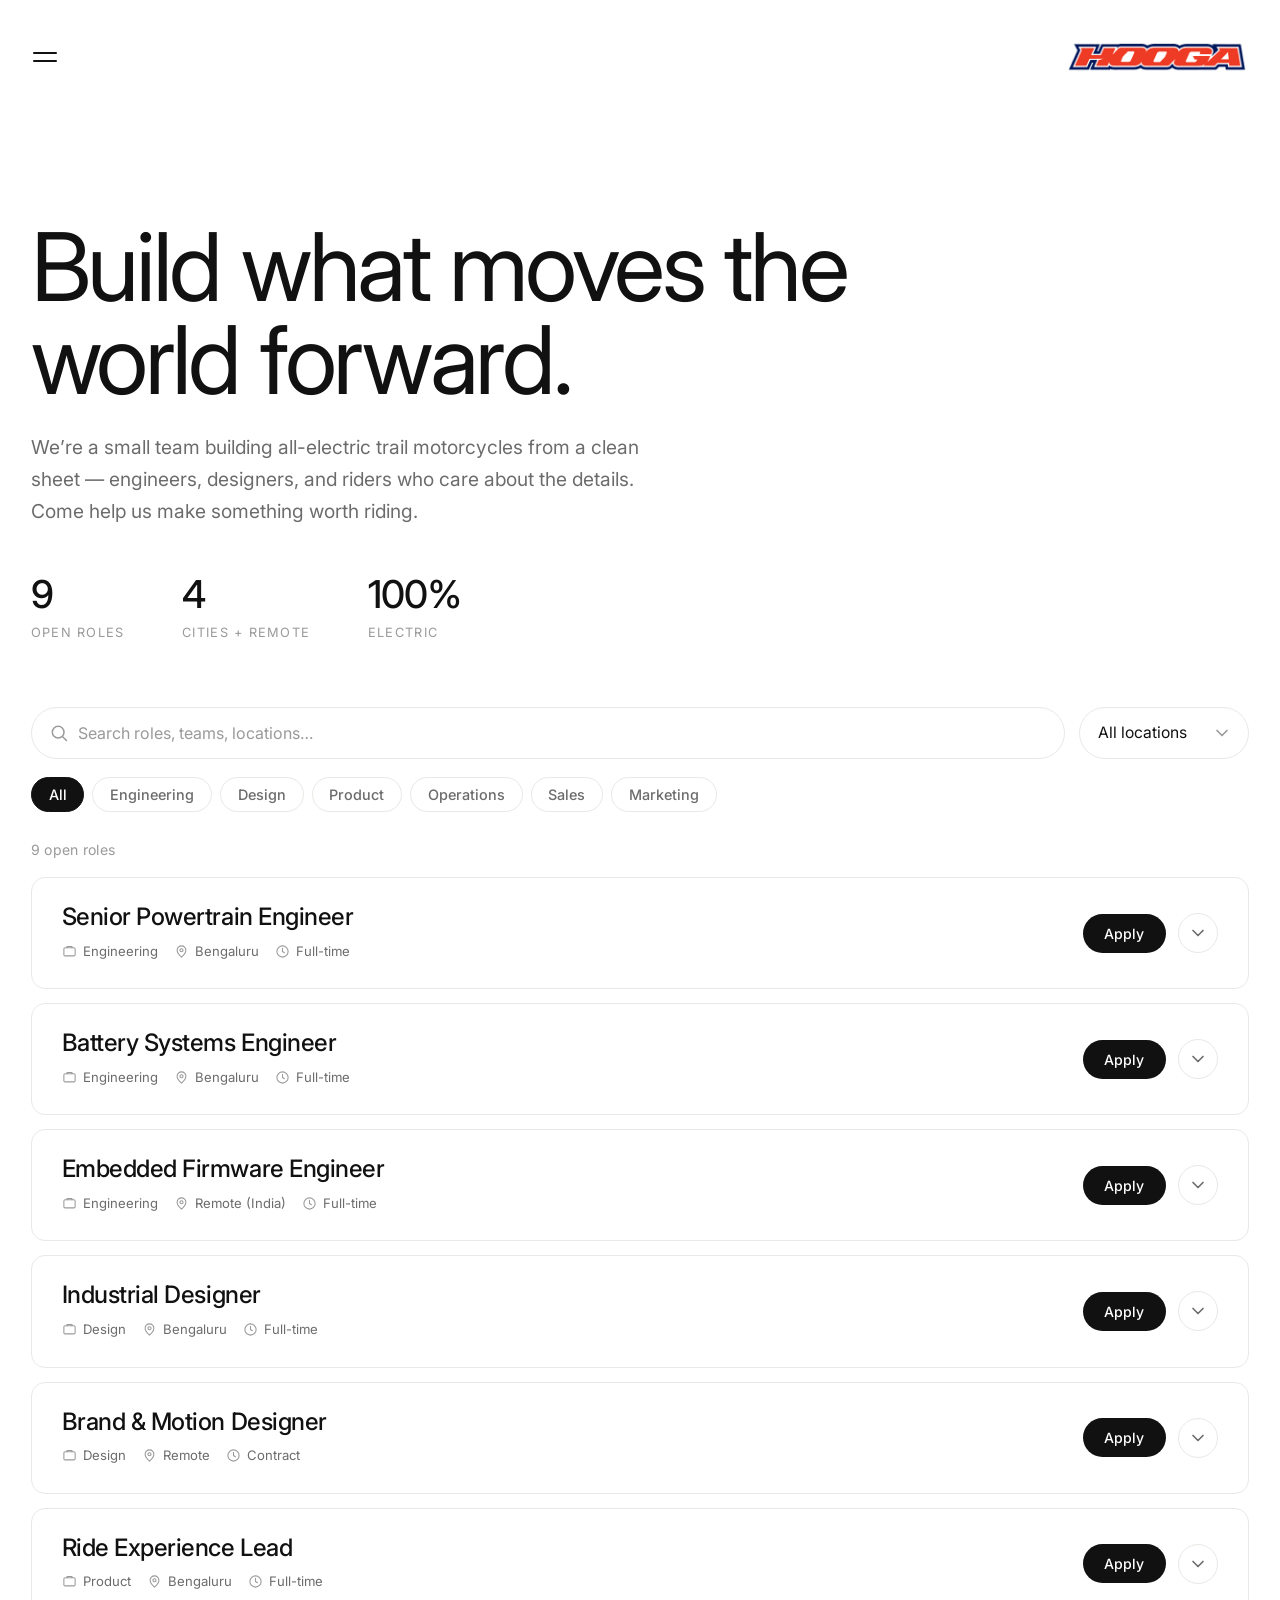
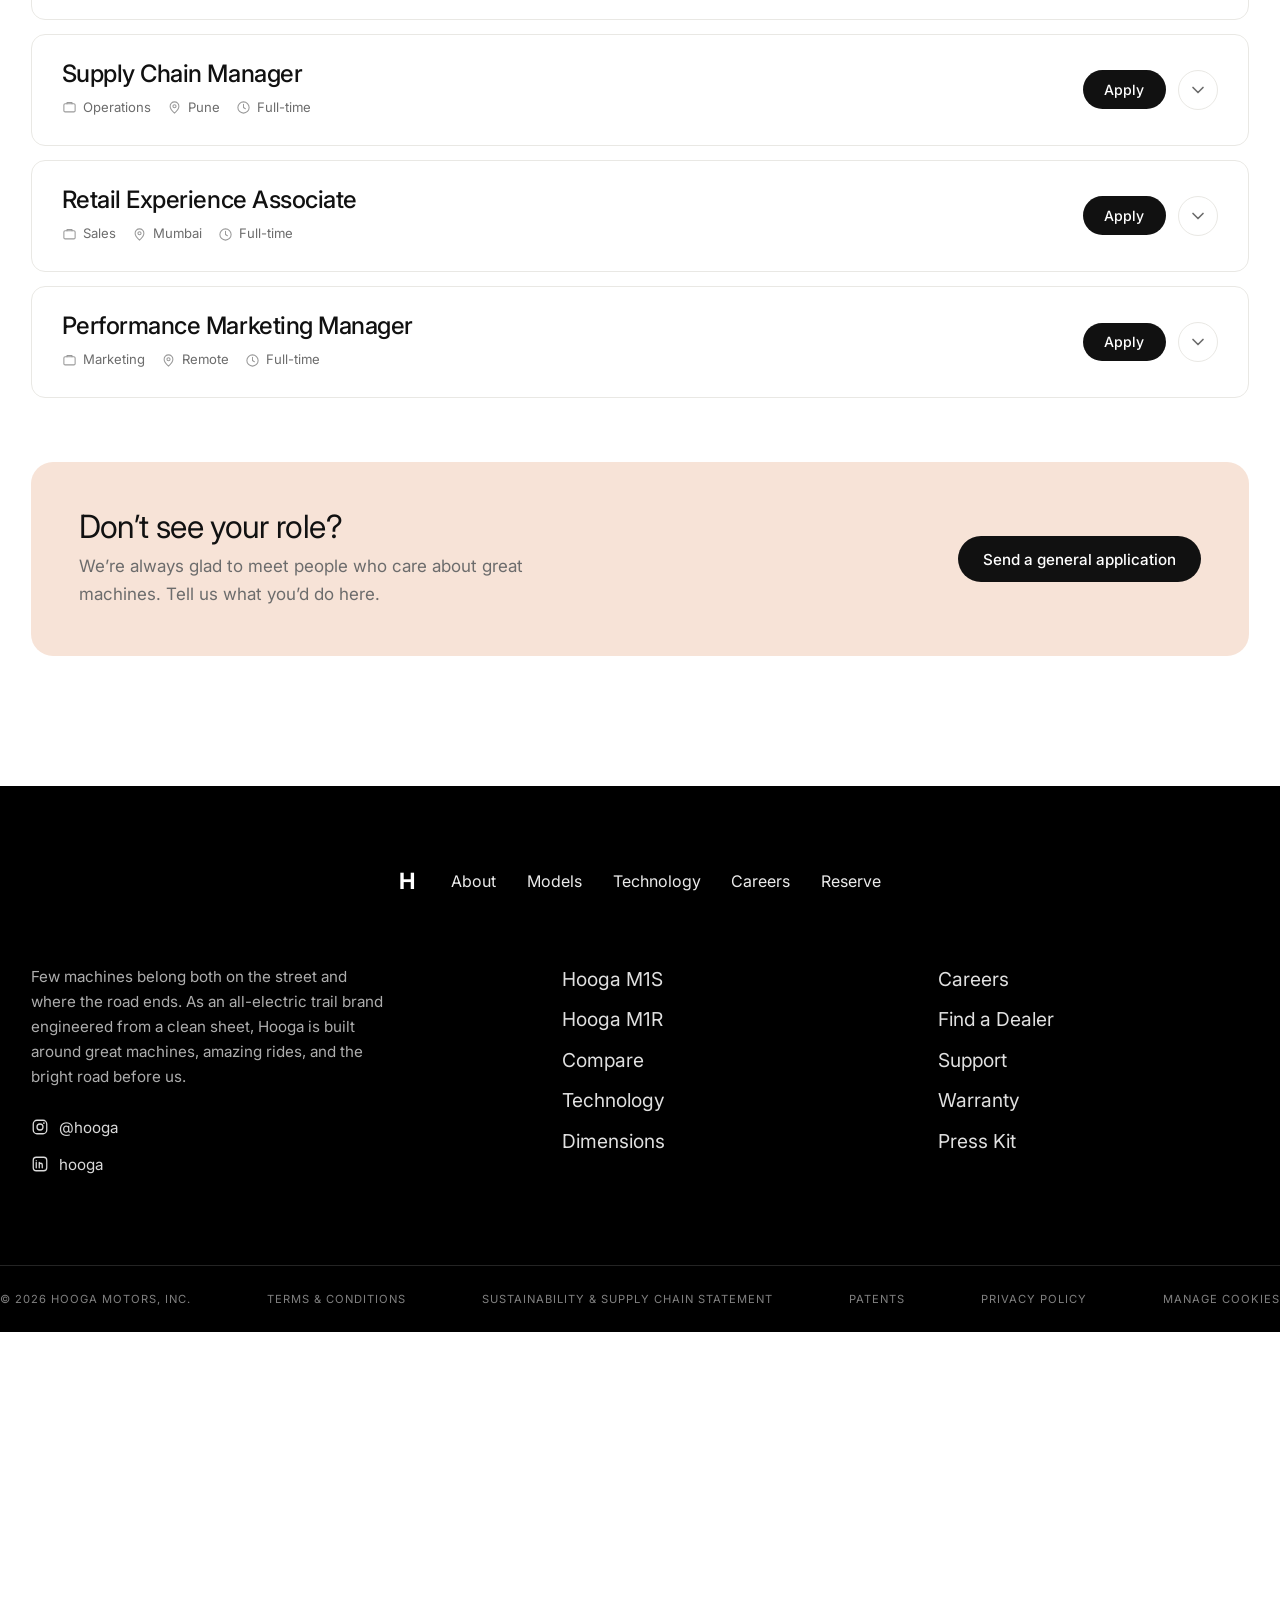
<file: careers.html>
<!DOCTYPE html>
<html lang="en">
<head>
  <script>document.documentElement.classList.add('js');</script>
  <meta charset="UTF-8" />
  <meta name="viewport" content="width=device-width, initial-scale=1.0" />
  <meta http-equiv="Cache-Control" content="no-cache, no-store, must-revalidate" />
  <meta name="description" content="Careers at Hooga — help build the all-electric trail motorcycle. Browse open roles in engineering, design, product, operations and more." />
  <title>Careers — Hooga Motors</title>

  <link rel="preconnect" href="https://fonts.googleapis.com" />
  <link rel="preconnect" href="https://fonts.gstatic.com" crossorigin />
  <link href="https://fonts.googleapis.com/css2?family=Inter:wght@300;400;500;600&family=JetBrains+Mono:wght@400;500&display=swap" rel="stylesheet" />
  <link href="https://fonts.googleapis.com/css2?family=Nunito+Sans:wght@400;500;600;700;800&display=swap" rel="stylesheet" />
  <link rel="stylesheet" href="css/styles.css?v=10" />
<style>
  :root { --font-ui2: 'Nunito Sans', 'Inter', Arial, sans-serif; }

  /* ===== Careers hero ===== */
  .cr-hero { padding: clamp(56px, 9vw, 130px) 0 clamp(32px, 5vw, 64px); }
  .cr-eyebrow { font-family: var(--mono); text-transform: uppercase; letter-spacing: 0.2em; font-size: 0.78rem; color: var(--accent); margin-bottom: 1.3rem; }
  .cr-title { font-size: clamp(2.6rem, 7.4vw, 6rem); font-weight: 400; letter-spacing: -0.035em; line-height: 0.98; max-width: 15ch; }
  .cr-sub { margin-top: 1.6rem; font-size: clamp(1.05rem, 1.5vw, 1.3rem); color: var(--ink-2); max-width: 54ch; }
  .cr-stats { display: flex; flex-wrap: wrap; gap: clamp(1.6rem, 4.5vw, 3.6rem); margin-top: clamp(2.2rem, 4vw, 3rem); }
  .cr-stat .n { font-size: clamp(1.7rem, 3vw, 2.5rem); font-weight: 500; letter-spacing: -0.02em; line-height: 1; }
  .cr-stat .l { margin-top: 0.5rem; font-size: 0.8rem; color: var(--ink-3); text-transform: uppercase; letter-spacing: 0.1em; }

  /* banner load-in */
  .js .cr-eyebrow, .js .cr-title, .js .cr-sub, .js .cr-stats { opacity: 0; transform: translateY(18px); filter: blur(8px); }
  body.loaded .cr-eyebrow, body.loaded .cr-title, body.loaded .cr-sub, body.loaded .cr-stats {
    opacity: 1; transform: none; filter: blur(0);
    transition: opacity 0.85s var(--ease), transform 0.85s var(--ease), filter 0.85s var(--ease);
  }
  body.loaded .cr-eyebrow { transition-delay: 0.05s; }
  body.loaded .cr-title  { transition-delay: 0.16s; }
  body.loaded .cr-sub    { transition-delay: 0.30s; }
  body.loaded .cr-stats  { transition-delay: 0.42s; }

  /* ===== Roles ===== */
  .cr-roles { padding-bottom: clamp(64px, 11vw, 130px); }
  .cr-bar { display: flex; flex-wrap: wrap; gap: 14px; align-items: center; }
  .cr-search { position: relative; flex: 1 1 280px; }
  .cr-search input {
    width: 100%; height: 52px; padding: 0 18px 0 46px;
    border: 1px solid var(--line); border-radius: 999px;
    font-family: var(--sans); font-size: 1rem; color: var(--ink); background: #fff;
    transition: border-color 0.2s, box-shadow 0.2s;
  }
  .cr-search input::placeholder { color: var(--ink-3); }
  .cr-search input:focus { outline: none; border-color: var(--ink); box-shadow: 0 0 0 3px rgba(17,17,17,0.06); }
  .cr-search svg { position: absolute; left: 18px; top: 50%; transform: translateY(-50%); color: var(--ink-3); pointer-events: none; }
  .cr-select {
    height: 52px; padding: 0 42px 0 18px; border: 1px solid var(--line); border-radius: 999px;
    font-family: var(--sans); font-size: 0.98rem; color: var(--ink); background: #fff; cursor: pointer;
    appearance: none; -webkit-appearance: none;
    background-image: url("data:image/svg+xml,%3Csvg xmlns='http://www.w3.org/2000/svg' width='20' height='20' viewBox='0 0 24 24' fill='none' stroke='%239a9a9a' stroke-width='2' stroke-linecap='round' stroke-linejoin='round'%3E%3Cpath d='M6 9l6 6 6-6'/%3E%3C/svg%3E");
    background-repeat: no-repeat; background-position: right 16px center;
    transition: border-color 0.2s;
  }
  .cr-select:focus { outline: none; border-color: var(--ink); }
  .cr-chips { display: flex; flex-wrap: wrap; gap: 8px; margin-top: 18px; }
  .cr-chip {
    font-family: var(--sans); font-size: 0.9rem; font-weight: 500;
    padding: 0.5rem 1.05rem; border-radius: 999px; border: 1px solid var(--line);
    background: #fff; color: var(--ink-2); cursor: pointer;
    transition: background 0.2s var(--ease), color 0.2s, border-color 0.2s, transform 0.2s var(--ease);
  }
  .cr-chip:hover { border-color: var(--ink); color: var(--ink); }
  .cr-chip.active { background: var(--ink); color: #fff; border-color: var(--ink); }

  .cr-count { margin: 26px 0 16px; font-size: 0.88rem; color: var(--ink-3); letter-spacing: 0.02em; }

  /* job cards */
  .cr-list { display: flex; flex-direction: column; gap: 14px; }
  .cr-job {
    border: 1px solid var(--line); border-radius: var(--radius-sm); background: #fff; overflow: hidden;
    transition: border-color 0.25s, box-shadow 0.25s, transform 0.25s var(--ease);
  }
  .js .cr-job { animation: cr-rise 0.6s var(--ease) both; }
  @keyframes cr-rise { from { opacity: 0; transform: translateY(16px); } to { opacity: 1; transform: none; } }
  .cr-job:hover { border-color: #dcdbd5; box-shadow: 0 22px 48px -30px rgba(0,0,0,0.28); }
  .cr-job-hd { display: flex; align-items: center; gap: 18px; padding: clamp(18px, 2.4vw, 26px) clamp(20px, 2.6vw, 30px); cursor: pointer; }
  .cr-job-hd:focus-visible { outline: 2px solid var(--ink); outline-offset: -4px; border-radius: var(--radius-sm); }
  .cr-job-main { flex: 1; min-width: 0; }
  .cr-job-title { font-size: clamp(1.2rem, 2vw, 1.5rem); font-weight: 500; letter-spacing: -0.02em; color: var(--ink); }
  .cr-job-meta { display: flex; flex-wrap: wrap; gap: 8px 16px; margin-top: 11px; }
  .cr-tag { display: inline-flex; align-items: center; gap: 6px; font-size: 0.82rem; color: var(--ink-2); }
  .cr-tag svg { color: var(--ink-3); flex: none; }
  .cr-job-actions { display: flex; align-items: center; gap: 12px; flex: none; }
  .cr-apply { font-size: 0.88rem; padding: 0.62rem 1.3rem; }
  .cr-expand { width: 40px; height: 40px; border-radius: 50%; border: 1px solid var(--line); color: var(--ink-2); display: grid; place-items: center; flex: none; transition: transform 0.4s var(--ease), background 0.2s, color 0.2s; }
  .cr-job:hover .cr-expand { color: var(--ink); }
  .cr-job.open .cr-expand { transform: rotate(180deg); background: var(--ink); color: #fff; border-color: var(--ink); }

  .cr-job-body { display: grid; grid-template-rows: 0fr; transition: grid-template-rows 0.42s var(--ease); }
  .cr-job.open .cr-job-body { grid-template-rows: 1fr; }
  .cr-job-body-inner { overflow: hidden; }
  .cr-job-detail { padding: clamp(4px, 1vw, 8px) clamp(20px, 2.6vw, 30px) clamp(22px, 2.8vw, 30px); border-top: 1px solid var(--line); }
  .cr-job-detail > p { color: var(--ink-2); font-size: 1.02rem; margin: 18px 0 4px; max-width: 70ch; }
  .cr-detail-grid { display: grid; grid-template-columns: 1fr 1fr; gap: clamp(1.4rem, 4vw, 3rem); margin: 22px 0 26px; }
  .cr-job-detail h4 { font-size: 0.78rem; text-transform: uppercase; letter-spacing: 0.12em; color: var(--ink-3); margin-bottom: 12px; font-weight: 600; }
  .cr-job-detail ul { list-style: none; display: grid; gap: 10px; }
  .cr-job-detail li { position: relative; padding-left: 22px; font-size: 0.97rem; color: var(--ink); line-height: 1.5; }
  .cr-job-detail li::before { content: ""; position: absolute; left: 4px; top: 0.62em; width: 6px; height: 6px; border-radius: 50%; background: var(--accent); }

  .cr-empty { text-align: center; padding: clamp(36px, 7vw, 70px) 20px; border: 1px dashed var(--line); border-radius: var(--radius-sm); }
  .cr-empty p { color: var(--ink-2); margin-bottom: 22px; font-size: 1.05rem; }

  /* general application banner */
  .cr-general { margin-top: clamp(40px, 6vw, 64px); padding: clamp(28px, 4vw, 48px); border-radius: var(--radius); background: #F7E3D7; color: var(--ink); display: flex; flex-wrap: wrap; align-items: center; justify-content: space-between; gap: 22px; }
  .cr-general h3 { font-size: clamp(1.4rem, 3vw, 2rem); font-weight: 400; letter-spacing: -0.02em; }
  .cr-general p { color: var(--ink-2); margin-top: 8px; max-width: 48ch; }
  .cr-general .btn { background: var(--ink); color: #fff; }
  .cr-general .btn:hover { background: #333; }

  /* ===== Apply modal ===== */
  .ap-overlay {
    position: fixed; inset: 0; z-index: 1000; display: flex; align-items: center; justify-content: center;
    padding: 20px; background: rgba(10,9,9,0.5); backdrop-filter: blur(5px); -webkit-backdrop-filter: blur(5px);
    opacity: 0; pointer-events: none; transition: opacity 0.24s ease;
  }
  .ap-overlay.open { opacity: 1; pointer-events: auto; }
  .ap-modal {
    background: #fff; border-radius: 20px; width: min(520px, 100%); max-height: calc(100vh - 40px); overflow-y: auto;
    padding: clamp(24px, 4vw, 36px); position: relative;
    transform: translateY(14px) scale(0.99); transition: transform 0.26s var(--ease);
    box-shadow: 0 50px 120px -30px rgba(20,16,12,0.5);
  }
  .ap-overlay.open .ap-modal { transform: none; }
  .ap-head { display: flex; align-items: flex-start; justify-content: space-between; gap: 16px; margin-bottom: 22px; }
  .ap-kicker { font-family: var(--mono); text-transform: uppercase; letter-spacing: 0.14em; font-size: 0.72rem; color: var(--ink-3); }
  .ap-role { font-size: clamp(1.3rem, 3vw, 1.7rem); font-weight: 500; letter-spacing: -0.02em; margin-top: 6px; }
  .ap-close { width: 40px; height: 40px; flex: none; border-radius: 50%; border: 1px solid var(--line); background: #fff; color: var(--ink-2); cursor: pointer; display: grid; place-items: center; transition: background 0.2s, transform 0.3s var(--ease), color 0.2s; }
  .ap-close:hover { color: var(--ink); transform: rotate(90deg); }
  .ap-form { display: flex; flex-direction: column; gap: 14px; }
  .ap-field { display: flex; flex-direction: column; gap: 6px; }
  .ap-field label { font-size: 0.85rem; font-weight: 500; color: var(--ink); }
  .ap-field label .opt { color: var(--ink-3); font-weight: 400; }
  .ap-input, .ap-textarea {
    width: 100%; padding: 11px 13px; border: 1px solid var(--line); border-radius: 10px;
    font-family: var(--sans); font-size: 0.95rem; color: var(--ink); background: #fff; outline: none;
    transition: border-color 0.15s, box-shadow 0.15s;
  }
  .ap-input { height: 44px; }
  .ap-textarea { resize: vertical; min-height: 84px; line-height: 1.5; }
  .ap-input::placeholder, .ap-textarea::placeholder { color: var(--ink-3); }
  .ap-input:focus, .ap-textarea:focus { border-color: var(--ink); box-shadow: 0 0 0 3px rgba(17,17,17,0.07); }
  .ap-input.invalid, .ap-textarea.invalid { border-color: #d23b2c; box-shadow: 0 0 0 3px rgba(210,59,44,0.12); }
  .ap-row { display: grid; grid-template-columns: 1fr 1fr; gap: 14px; }
  .ap-formnote { font-size: 0.85rem; min-height: 1em; }
  .ap-formnote.error { color: #d23b2c; }
  .ap-submit { margin-top: 6px; height: 48px; }

  .ap-success { text-align: center; padding: 14px 6px 6px; }
  .ap-success .ap-check { width: 62px; height: 62px; margin: 0 auto 18px; border-radius: 50%; background: var(--ink); color: #fff; display: grid; place-items: center; animation: ap-pop 0.5s var(--ease) both; }
  @keyframes ap-pop { 0% { transform: scale(0.6); opacity: 0; } 60% { transform: scale(1.08); } 100% { transform: scale(1); opacity: 1; } }
  .ap-success h3 { font-size: 1.5rem; font-weight: 500; letter-spacing: -0.02em; margin-bottom: 8px; }
  .ap-success p { color: var(--ink-2); margin-bottom: 22px; }

  @media (max-width: 720px) {
    .cr-job-hd { flex-wrap: wrap; }
    .cr-job-actions { width: 100%; justify-content: space-between; order: 3; }
    .cr-detail-grid { grid-template-columns: 1fr; }
    .ap-row { grid-template-columns: 1fr; }
  }
  @media (prefers-reduced-motion: reduce) {
    .js .cr-eyebrow, .js .cr-title, .js .cr-sub, .js .cr-stats, .js .cr-job { opacity: 1 !important; transform: none !important; filter: none !important; animation: none !important; }
  }
</style>
  <link rel="icon" href="data:image/svg+xml,%3Csvg xmlns='http://www.w3.org/2000/svg' viewBox='0 0 32 32'%3E%3Crect width='32' height='32' rx='9' fill='%23111'/%3E%3Ctext x='16' y='23' font-size='19' text-anchor='middle' fill='%23fff' font-family='Arial'%3EH%3C/text%3E%3C/svg%3E" />
</head>
<body>
  <div class="page" id="page">
  <!-- ===== Header ===== -->
  <header class="header" id="header">
    <div class="container container--bleed header-inner">
      <button class="menu-box" id="menuBtn" aria-label="Open menu" aria-expanded="false">
        <span></span><span></span>
      </button>
      <a href="index.html#top" class="brand-logo" aria-label="Hooga home">
        <img src="assets/hooga-logo.png" alt="Hooga" />
      </a>
    </div>
  </header>

  <!-- ===== Menu panel ===== -->
  <div class="menu-backdrop" id="menuBackdrop"></div>
  <div class="menu-panel" id="menuPanel" role="dialog" aria-modal="true" aria-label="Menu">
    <div class="menu-top">
      <a href="index.html#top" class="menu-word-link" aria-label="Hooga home"><img class="menu-word" src="assets/hooga-logo.png" alt="Hooga" /></a>
      <button class="menu-close" id="menuClose" aria-label="Close menu">
        <svg viewBox="0 0 24 24" width="22" height="22"><path d="M6 6l12 12M18 6 6 18" stroke="currentColor" stroke-width="2" stroke-linecap="round"/></svg>
      </button>
    </div>

    <nav class="menu-nav" aria-label="Main">
      <div class="m-item m-has-sub">
        <button class="m-link" type="button" aria-expanded="false">Models
          <svg class="m-chev" viewBox="0 0 24 24" width="22" height="22" aria-hidden="true"><path d="M6 9l6 6 6-6" stroke="currentColor" stroke-width="2" fill="none" stroke-linecap="round" stroke-linejoin="round"/></svg>
        </button>
        <div class="m-sub"><div class="m-sub-inner">
          <a href="index.html?model=M1S#top">Hooga M1S</a>
          <a href="index.html?model=M1R#top">Hooga M1R</a>
          <a href="index.html#compare">Compare</a>
        </div></div>
      </div>

      <a class="m-link" href="index.html#gallery">Our Story</a>

      <a class="m-link" href="support.html">Support</a>

      <a class="m-link" href="#" data-deal-open>Become a Dealer</a>
      <a class="m-link" href="careers.html" aria-current="page">Careers</a>
    </nav>
  </div>

  <main id="top">
    <!-- ===== Hero ===== -->
    <section class="cr-hero">
      <div class="container">
        <h1 class="cr-title">Build what moves the world forward.</h1>
        <p class="cr-sub">We&rsquo;re a small team building all-electric trail motorcycles from a clean sheet — engineers, designers, and riders who care about the details. Come help us make something worth riding.</p>
        <div class="cr-stats">
          <div class="cr-stat"><div class="n" id="crStatRoles">9</div><div class="l">Open roles</div></div>
          <div class="cr-stat"><div class="n">4</div><div class="l">Cities + Remote</div></div>
          <div class="cr-stat"><div class="n">100%</div><div class="l">Electric</div></div>
        </div>
      </div>
    </section>

    <!-- ===== Roles ===== -->
    <section class="cr-roles" id="roles">
      <div class="container">
        <div class="cr-bar">
          <div class="cr-search">
            <svg viewBox="0 0 24 24" width="20" height="20" fill="none" stroke="currentColor" stroke-width="1.8" stroke-linecap="round" stroke-linejoin="round"><circle cx="11" cy="11" r="7"/><path d="m21 21-4.3-4.3"/></svg>
            <input id="crSearch" type="search" placeholder="Search roles, teams, locations…" aria-label="Search roles" />
          </div>
          <select class="cr-select" id="crLocation" aria-label="Filter by location"></select>
        </div>
        <div class="cr-chips" id="crChips" role="group" aria-label="Filter by team"></div>

        <p class="cr-count" id="crCount" role="status" aria-live="polite"></p>
        <div class="cr-list" id="crList"></div>

        <div class="cr-general">
          <div>
            <h3>Don&rsquo;t see your role?</h3>
            <p>We&rsquo;re always glad to meet people who care about great machines. Tell us what you&rsquo;d do here.</p>
          </div>
          <button class="btn" type="button" data-apply-general="General / Open application">Send a general application</button>
        </div>
      </div>
    </section>
  </main>

  <!-- ===== Footer ===== -->
  <footer class="footer" id="site-footer">
    <div class="footer-body">
      <div class="container">
        <nav class="foot-nav" data-reveal aria-label="Footer">
          <span class="foot-logo" aria-hidden="true">H</span>
          <a href="index.html#top">About</a>
          <a href="index.html#models">Models</a>
          <a href="index.html#gallery">Technology</a>
          <a href="careers.html">Careers</a>
          <a href="index.html#compare">Reserve</a>
        </nav>

        <div class="foot-grid">
          <div class="foot-about" data-reveal>
            <p>Few machines belong both on the street and where the road ends. As an all-electric
              trail brand engineered from a clean sheet, Hooga is built around great machines,
              amazing rides, and the bright road before us.</p>
            <div class="foot-social">
              <a href="#" aria-label="Instagram @hooga">
                <svg viewBox="0 0 24 24" aria-hidden="true"><rect x="3" y="3" width="18" height="18" rx="5" fill="none" stroke="currentColor" stroke-width="1.7"/><circle cx="12" cy="12" r="4" fill="none" stroke="currentColor" stroke-width="1.7"/><circle cx="17.2" cy="6.8" r="1.2" fill="currentColor"/></svg>
                @hooga
              </a>
              <a href="#" aria-label="LinkedIn hooga">
                <svg viewBox="0 0 24 24" aria-hidden="true"><rect x="3" y="3" width="18" height="18" rx="4" fill="none" stroke="currentColor" stroke-width="1.7"/><path d="M7 10v7M7 7.5v.01M11 17v-4a2 2 0 0 1 4 0v4M11 10v7" fill="none" stroke="currentColor" stroke-width="1.7" stroke-linecap="round"/></svg>
                hooga
              </a>
            </div>
          </div>

          <ul class="foot-list" data-reveal>
            <li><a href="index.html#models">Hooga M1S</a></li>
            <li><a href="index.html#models">Hooga M1R</a></li>
            <li><a href="index.html#compare">Compare</a></li>
            <li><a href="index.html#gallery">Technology</a></li>
            <li><a href="index.html#dimensions">Dimensions</a></li>
          </ul>

          <ul class="foot-list" data-reveal>
            <li><a href="careers.html">Careers</a></li>
            <li><a href="#">Find a Dealer</a></li>
            <li><a href="support.html">Support</a></li>
            <li><a href="#">Warranty</a></li>
            <li><a href="#">Press Kit</a></li>
          </ul>
        </div>
      </div>

      <div class="container foot-legal" data-reveal>
        <span>© <span id="year"></span> Hooga Motors, Inc.</span>
        <a href="#">Terms &amp; Conditions</a>
        <a href="#">Sustainability &amp; Supply Chain Statement</a>
        <a href="#">Patents</a>
        <a href="#">Privacy Policy</a>
        <a href="#">Manage Cookies</a>
      </div>
    </div>
  </footer>
  </div><!-- /.page -->

  <!-- pinned image band -->
  <div class="footer-mark" id="footerMark">
    <div class="footer-bg" id="footerBg">
      <img src="assets/footer.jpg?v=3" alt="Two Hooga riders powering through the desert, kicking up dust" />
      <div class="footer-overlay"></div>
    </div>
    <div class="container">
      <svg class="bigmark" viewBox="0 0 799 112" preserveAspectRatio="xMidYMid meet" role="img" aria-label="Hooga Motors">
        <text x="399.5" y="88" text-anchor="middle" font-family="Inter, system-ui, sans-serif" font-size="100" fill="#fff">
          <tspan font-weight="700">HOOGA</tspan><tspan font-weight="300">MOTORS</tspan>
        </text>
      </svg>
    </div>
  </div>
  <div class="reveal-spacer" aria-hidden="true"></div>

  <!-- ===== Apply modal ===== -->
  <div class="ap-overlay" id="apOverlay" role="dialog" aria-modal="true" aria-label="Apply">
    <div class="ap-modal">
      <div class="ap-head">
        <div>
          <p class="ap-kicker">Applying for</p>
          <h2 class="ap-role" id="apRole">Open application</h2>
        </div>
        <button class="ap-close" data-ap-close aria-label="Close">
          <svg viewBox="0 0 24 24" width="20" height="20"><path d="M6 6l12 12M18 6 6 18" stroke="currentColor" stroke-width="2" stroke-linecap="round"/></svg>
        </button>
      </div>

      <div id="apFormWrap">
        <form class="ap-form" id="apForm" novalidate>
          <div class="ap-field">
            <label for="apName">Full name</label>
            <input class="ap-input" id="apName" name="name" type="text" placeholder="Your full name" autocomplete="name" />
          </div>
          <div class="ap-row">
            <div class="ap-field">
              <label for="apEmail">Email</label>
              <input class="ap-input" id="apEmail" name="email" type="email" placeholder="you@example.com" autocomplete="email" />
            </div>
            <div class="ap-field">
              <label for="apPhone">Phone <span class="opt">(optional)</span></label>
              <input class="ap-input" id="apPhone" name="phone" type="tel" placeholder="+91 00000 00000" autocomplete="tel" />
            </div>
          </div>
          <div class="ap-field">
            <label for="apLink">Portfolio / LinkedIn / Resume URL <span class="opt">(optional)</span></label>
            <input class="ap-input" id="apLink" name="link" type="url" placeholder="https://…" />
          </div>
          <div class="ap-field">
            <label for="apWhy">Why Hooga? <span class="opt">(optional)</span></label>
            <textarea class="ap-textarea" id="apWhy" name="why" placeholder="A few lines about what draws you to building electric trail bikes."></textarea>
          </div>
          <p class="ap-formnote" id="apNote" role="status" aria-live="polite"></p>
          <button class="btn btn-dark btn-block ap-submit" type="submit">Submit application</button>
        </form>
      </div>

      <div id="apSuccess" hidden>
        <div class="ap-success">
          <div class="ap-check">
            <svg viewBox="0 0 24 24" width="30" height="30" fill="none" stroke="currentColor" stroke-width="2.4" stroke-linecap="round" stroke-linejoin="round"><path d="M20 6 9 17l-5-5"/></svg>
          </div>
          <h3>Thanks, <span id="apSuccessName">there</span>!</h3>
          <p>Your application is in. If it&rsquo;s a fit, our team will reach out by email.</p>
          <button class="btn btn-ghost" data-ap-close type="button">Close</button>
        </div>
      </div>
    </div>
  </div>

  <!-- ── Become a Dealer Modal ── -->
  <div class="deal-overlay" id="dealOverlay" role="dialog" aria-modal="true" aria-label="Become a dealer">
    <div class="deal-modal">
      <div class="deal-head">
        <h2 class="deal-title">Become a Hooga<br>dealer</h2>
        <button class="deal-close" data-deal-close aria-label="Close">&#x2715;</button>
      </div>
      <form class="deal-form" id="dealForm" novalidate>
        <div class="deal-field">
          <label class="deal-label">Dealership / business name</label>
          <input class="deal-input" name="business" type="text" placeholder="Your business name" />
        </div>
        <div class="deal-field">
          <label class="deal-label">Contact person</label>
          <input class="deal-input" name="name" type="text" placeholder="Your full name" />
        </div>
        <div class="deal-field">
          <label class="deal-label">Email</label>
          <input class="deal-input" name="email" type="email" placeholder="you@example.com" />
        </div>
        <div class="deal-field">
          <label class="deal-label">Contact Number</label>
          <input class="deal-input" name="phone" type="tel" placeholder="+91 00000 00000" />
        </div>
        <div class="deal-field">
          <label class="deal-label">City</label>
          <input class="deal-input" name="city" type="text" placeholder="City, State" />
        </div>
        <p class="deal-note" id="dealNote" role="status" aria-live="polite"></p>
        <button class="deal-submit" type="submit">Submit application</button>
      </form>
    </div>
  </div>

  <script src="js/careers.js?v=2"></script>
  <script src="js/dealer.js?v=1"></script>
</body>
</html>
</file>
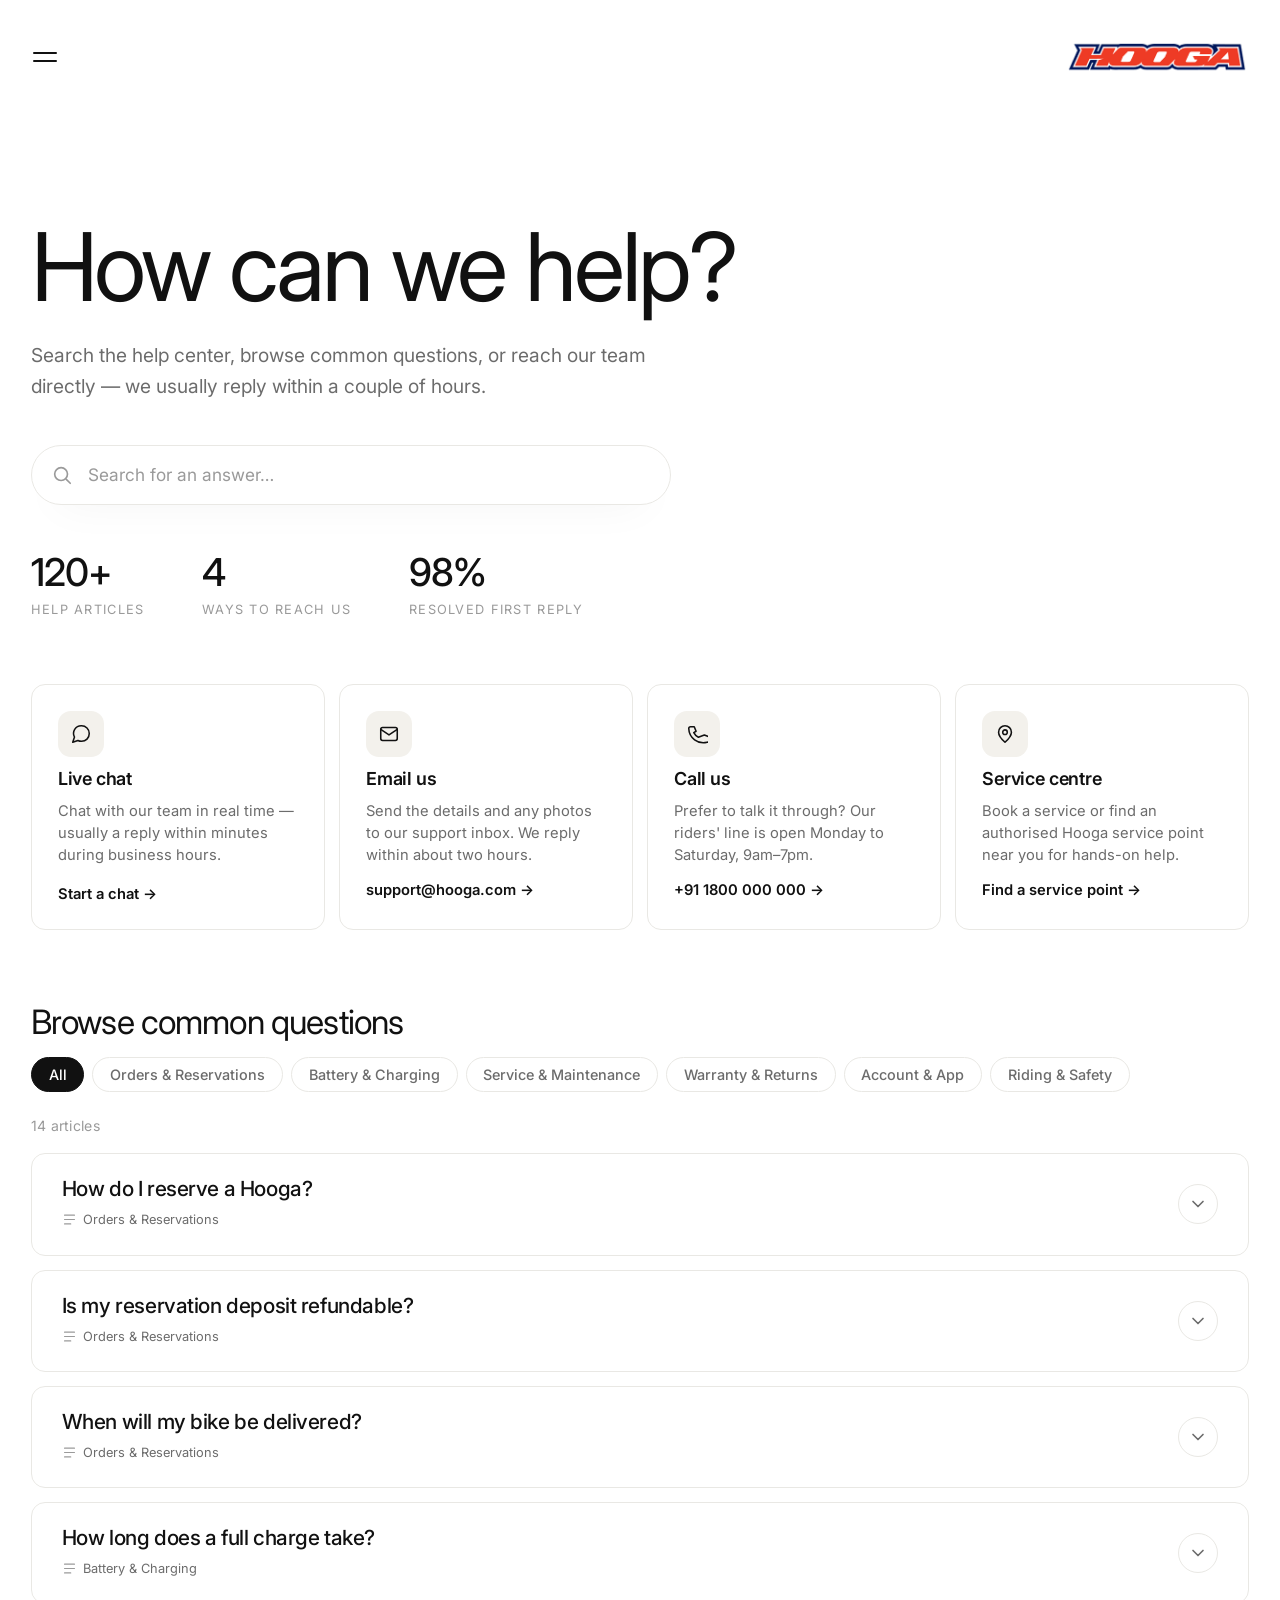
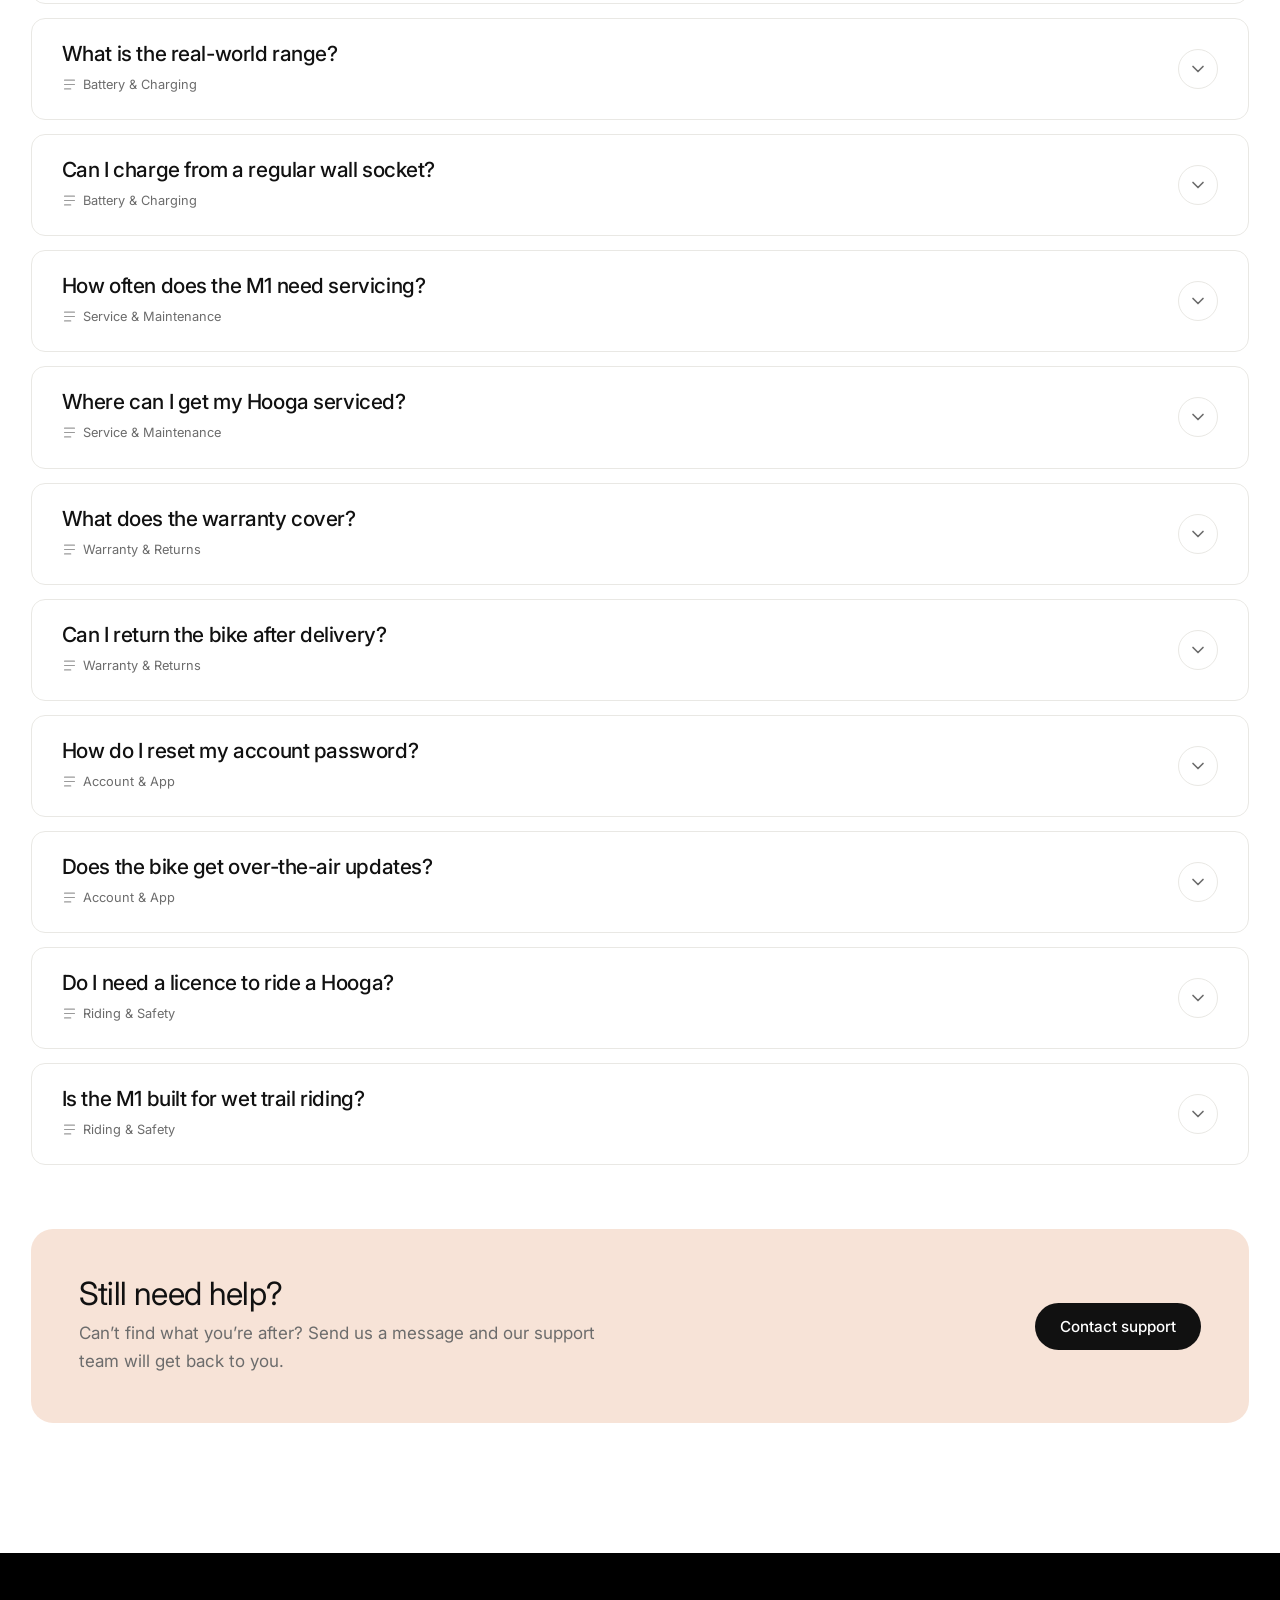
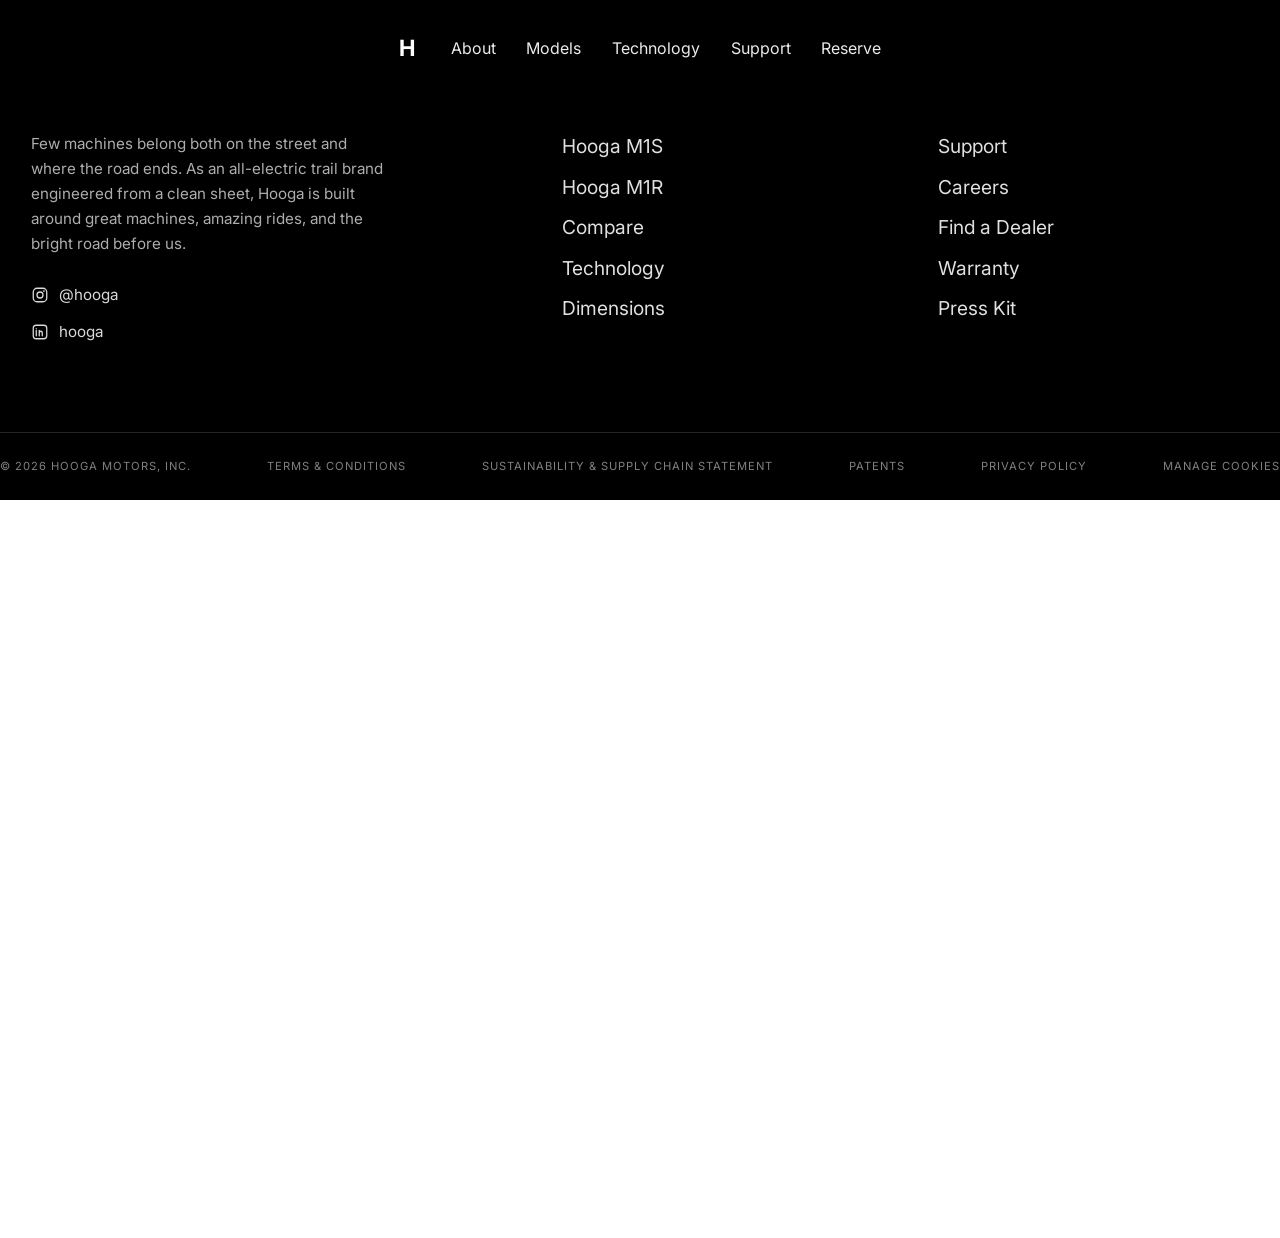
<file: support.html>
<!DOCTYPE html>
<html lang="en">
<head>
  <script>document.documentElement.classList.add('js');</script>
  <meta charset="UTF-8" />
  <meta name="viewport" content="width=device-width, initial-scale=1.0" />
  <meta http-equiv="Cache-Control" content="no-cache, no-store, must-revalidate" />
  <meta name="description" content="Hooga Support — search the help center, browse common questions about reservations, battery, service and warranty, or contact our team." />
  <title>Support — Hooga Motors</title>

  <link rel="preconnect" href="https://fonts.googleapis.com" />
  <link rel="preconnect" href="https://fonts.gstatic.com" crossorigin />
  <link href="https://fonts.googleapis.com/css2?family=Inter:wght@300;400;500;600&family=JetBrains+Mono:wght@400;500&display=swap" rel="stylesheet" />
  <link href="https://fonts.googleapis.com/css2?family=Nunito+Sans:wght@400;500;600;700;800&display=swap" rel="stylesheet" />
  <link rel="stylesheet" href="css/styles.css?v=10" />
<style>
  :root { --font-ui2: 'Nunito Sans', 'Inter', Arial, sans-serif; }

  /* ===== Hero ===== */
  .cr-hero { padding: clamp(56px, 9vw, 130px) 0 clamp(32px, 5vw, 64px); }
  .cr-title { font-size: clamp(2.6rem, 7.4vw, 6rem); font-weight: 400; letter-spacing: -0.035em; line-height: 0.98; max-width: 15ch; }
  .cr-sub { margin-top: 1.6rem; font-size: clamp(1.05rem, 1.5vw, 1.3rem); color: var(--ink-2); max-width: 54ch; }

  .sp-herosearch { position: relative; margin-top: clamp(1.8rem, 3.5vw, 2.6rem); max-width: 640px; }
  .sp-herosearch input {
    width: 100%; height: 60px; padding: 0 20px 0 56px;
    border: 1px solid var(--line); border-radius: 999px; background: #fff;
    font-family: var(--sans); font-size: 1.08rem; color: var(--ink);
    box-shadow: 0 16px 44px -28px rgba(0,0,0,0.32);
    transition: border-color 0.2s, box-shadow 0.2s;
  }
  .sp-herosearch input::placeholder { color: var(--ink-3); }
  .sp-herosearch input:focus { outline: none; border-color: var(--ink); box-shadow: 0 0 0 3px rgba(17,17,17,0.06); }
  .sp-herosearch svg { position: absolute; left: 20px; top: 50%; transform: translateY(-50%); color: var(--ink-3); pointer-events: none; }

  .cr-stats { display: flex; flex-wrap: wrap; gap: clamp(1.6rem, 4.5vw, 3.6rem); margin-top: clamp(2.2rem, 4vw, 3rem); }
  .cr-stat .n { font-size: clamp(1.7rem, 3vw, 2.5rem); font-weight: 500; letter-spacing: -0.02em; line-height: 1; }
  .cr-stat .l { margin-top: 0.5rem; font-size: 0.8rem; color: var(--ink-3); text-transform: uppercase; letter-spacing: 0.1em; }

  /* banner load-in */
  .js .cr-title, .js .cr-sub, .js .sp-herosearch, .js .cr-stats { opacity: 0; transform: translateY(18px); filter: blur(8px); }
  body.loaded .cr-title, body.loaded .cr-sub, body.loaded .sp-herosearch, body.loaded .cr-stats {
    opacity: 1; transform: none; filter: blur(0);
    transition: opacity 0.85s var(--ease), transform 0.85s var(--ease), filter 0.85s var(--ease);
  }
  body.loaded .cr-title       { transition-delay: 0.06s; }
  body.loaded .cr-sub         { transition-delay: 0.18s; }
  body.loaded .sp-herosearch  { transition-delay: 0.30s; }
  body.loaded .cr-stats       { transition-delay: 0.42s; }

  /* ===== Help center body ===== */
  .cr-roles { padding-bottom: clamp(64px, 11vw, 130px); }

  /* contact channels */
  .sp-channels { display: grid; grid-template-columns: repeat(4, 1fr); gap: 14px; margin-bottom: clamp(44px, 7vw, 74px); }
  .sp-channel { border: 1px solid var(--line); border-radius: var(--radius-sm); background: #fff; padding: clamp(20px, 2.4vw, 26px); display: flex; flex-direction: column; gap: 12px; transition: border-color 0.25s, box-shadow 0.25s, transform 0.25s var(--ease); }
  .sp-channel:hover { border-color: #dcdbd5; box-shadow: 0 22px 48px -30px rgba(0,0,0,0.28); transform: translateY(-3px); }
  .sp-channel-ic { width: 46px; height: 46px; border-radius: 13px; background: #f3f1ec; color: var(--ink); display: grid; place-items: center; }
  .sp-channel h3 { font-size: 1.12rem; font-weight: 600; letter-spacing: -0.01em; }
  .sp-channel p { font-size: 0.92rem; color: var(--ink-2); flex: 1; line-height: 1.5; }
  .sp-link { font-size: 0.92rem; font-weight: 600; color: var(--ink); display: inline-flex; align-items: center; gap: 6px; cursor: pointer; background: none; border: none; padding: 0; font-family: var(--sans); width: fit-content; transition: gap 0.2s var(--ease), color 0.2s; }
  .sp-link:hover { color: var(--accent); gap: 10px; }

  .sp-section-title { font-size: clamp(1.5rem, 3vw, 2.1rem); font-weight: 400; letter-spacing: -0.025em; margin-bottom: 18px; }

  /* chips + count (shared look) */
  .cr-chips { display: flex; flex-wrap: wrap; gap: 8px; }
  .cr-chip { font-family: var(--sans); font-size: 0.9rem; font-weight: 500; padding: 0.5rem 1.05rem; border-radius: 999px; border: 1px solid var(--line); background: #fff; color: var(--ink-2); cursor: pointer; transition: background 0.2s var(--ease), color 0.2s, border-color 0.2s; }
  .cr-chip:hover { border-color: var(--ink); color: var(--ink); }
  .cr-chip.active { background: var(--ink); color: #fff; border-color: var(--ink); }
  .cr-count { margin: 22px 0 16px; font-size: 0.88rem; color: var(--ink-3); letter-spacing: 0.02em; }

  /* FAQ cards (shared accordion look) */
  .cr-list { display: flex; flex-direction: column; gap: 14px; }
  .cr-job { border: 1px solid var(--line); border-radius: var(--radius-sm); background: #fff; overflow: hidden; transition: border-color 0.25s, box-shadow 0.25s; }
  .js .cr-job { animation: cr-rise 0.6s var(--ease) both; }
  @keyframes cr-rise { from { opacity: 0; transform: translateY(16px); } to { opacity: 1; transform: none; } }
  .cr-job:hover { border-color: #dcdbd5; box-shadow: 0 22px 48px -30px rgba(0,0,0,0.28); }
  .cr-job-hd { display: flex; align-items: center; gap: 18px; padding: clamp(16px, 2.2vw, 24px) clamp(20px, 2.6vw, 30px); cursor: pointer; }
  .cr-job-hd:focus-visible { outline: 2px solid var(--ink); outline-offset: -4px; border-radius: var(--radius-sm); }
  .cr-job-main { flex: 1; min-width: 0; }
  .cr-job-title { font-size: clamp(1.05rem, 1.7vw, 1.3rem); font-weight: 500; letter-spacing: -0.02em; color: var(--ink); }
  .cr-job-meta { display: flex; flex-wrap: wrap; gap: 8px 16px; margin-top: 9px; }
  .cr-tag { display: inline-flex; align-items: center; gap: 6px; font-size: 0.8rem; color: var(--ink-2); }
  .cr-tag svg { color: var(--ink-3); flex: none; }
  .cr-job-actions { display: flex; align-items: center; gap: 12px; flex: none; }
  .cr-expand { width: 40px; height: 40px; border-radius: 50%; border: 1px solid var(--line); color: var(--ink-2); display: grid; place-items: center; flex: none; transition: transform 0.4s var(--ease), background 0.2s, color 0.2s; }
  .cr-job:hover .cr-expand { color: var(--ink); }
  .cr-job.open .cr-expand { transform: rotate(180deg); background: var(--ink); color: #fff; border-color: var(--ink); }
  .cr-job-body { display: grid; grid-template-rows: 0fr; transition: grid-template-rows 0.42s var(--ease); }
  .cr-job.open .cr-job-body { grid-template-rows: 1fr; }
  .cr-job-body-inner { overflow: hidden; }
  .cr-job-detail { padding: clamp(2px, 0.6vw, 6px) clamp(20px, 2.6vw, 30px) clamp(20px, 2.6vw, 28px); border-top: 1px solid var(--line); }
  .cr-job-detail > p { color: var(--ink-2); font-size: 1.0rem; margin-top: 16px; max-width: 76ch; line-height: 1.6; }

  .cr-empty { text-align: center; padding: clamp(36px, 7vw, 70px) 20px; border: 1px dashed var(--line); border-radius: var(--radius-sm); }
  .cr-empty p { color: var(--ink-2); margin-bottom: 22px; font-size: 1.05rem; }

  /* still-need-help banner */
  .cr-general { margin-top: clamp(40px, 6vw, 64px); padding: clamp(28px, 4vw, 48px); border-radius: var(--radius); background: #F7E3D7; color: var(--ink); display: flex; flex-wrap: wrap; align-items: center; justify-content: space-between; gap: 22px; }
  .cr-general h3 { font-size: clamp(1.4rem, 3vw, 2rem); font-weight: 400; letter-spacing: -0.02em; }
  .cr-general p { color: var(--ink-2); margin-top: 8px; max-width: 48ch; }
  .cr-general .btn { background: var(--ink); color: #fff; }
  .cr-general .btn:hover { background: #333; }

  /* ===== Contact modal (mirrors Apply modal) ===== */
  .ap-overlay { position: fixed; inset: 0; z-index: 1000; display: flex; align-items: center; justify-content: center; padding: 20px; background: rgba(10,9,9,0.5); backdrop-filter: blur(5px); -webkit-backdrop-filter: blur(5px); opacity: 0; pointer-events: none; transition: opacity 0.24s ease; }
  .ap-overlay.open { opacity: 1; pointer-events: auto; }
  .ap-modal { background: #fff; border-radius: 20px; width: min(520px, 100%); max-height: calc(100vh - 40px); overflow-y: auto; padding: clamp(24px, 4vw, 36px); position: relative; transform: translateY(14px) scale(0.99); transition: transform 0.26s var(--ease); box-shadow: 0 50px 120px -30px rgba(20,16,12,0.5); }
  .ap-overlay.open .ap-modal { transform: none; }
  .ap-head { display: flex; align-items: flex-start; justify-content: space-between; gap: 16px; margin-bottom: 22px; }
  .ap-kicker { font-family: var(--mono); text-transform: uppercase; letter-spacing: 0.14em; font-size: 0.72rem; color: var(--ink-3); }
  .ap-role { font-size: clamp(1.3rem, 3vw, 1.7rem); font-weight: 500; letter-spacing: -0.02em; margin-top: 6px; }
  .ap-close { width: 40px; height: 40px; flex: none; border-radius: 50%; border: 1px solid var(--line); background: #fff; color: var(--ink-2); cursor: pointer; display: grid; place-items: center; transition: background 0.2s, transform 0.3s var(--ease), color 0.2s; }
  .ap-close:hover { color: var(--ink); transform: rotate(90deg); }
  .ap-form { display: flex; flex-direction: column; gap: 14px; }
  .ap-field { display: flex; flex-direction: column; gap: 6px; }
  .ap-field label { font-size: 0.85rem; font-weight: 500; color: var(--ink); }
  .ap-input, .ap-textarea, .ap-select { width: 100%; padding: 11px 13px; border: 1px solid var(--line); border-radius: 10px; font-family: var(--sans); font-size: 0.95rem; color: var(--ink); background: #fff; outline: none; transition: border-color 0.15s, box-shadow 0.15s; }
  .ap-input { height: 44px; }
  .ap-textarea { resize: vertical; min-height: 110px; line-height: 1.5; }
  .ap-select { height: 44px; padding-right: 38px; cursor: pointer; appearance: none; -webkit-appearance: none; background-image: url("data:image/svg+xml,%3Csvg xmlns='http://www.w3.org/2000/svg' width='20' height='20' viewBox='0 0 24 24' fill='none' stroke='%239a9a9a' stroke-width='2' stroke-linecap='round' stroke-linejoin='round'%3E%3Cpath d='M6 9l6 6 6-6'/%3E%3C/svg%3E"); background-repeat: no-repeat; background-position: right 14px center; }
  .ap-input::placeholder, .ap-textarea::placeholder { color: var(--ink-3); }
  .ap-input:focus, .ap-textarea:focus, .ap-select:focus { border-color: var(--ink); box-shadow: 0 0 0 3px rgba(17,17,17,0.07); }
  .ap-input.invalid, .ap-textarea.invalid { border-color: #d23b2c; box-shadow: 0 0 0 3px rgba(210,59,44,0.12); }
  .ap-row { display: grid; grid-template-columns: 1fr 1fr; gap: 14px; }
  .ap-formnote { font-size: 0.85rem; min-height: 1em; }
  .ap-formnote.error { color: #d23b2c; }
  .ap-submit { margin-top: 6px; height: 48px; }
  .ap-success { text-align: center; padding: 14px 6px 6px; }
  .ap-success .ap-check { width: 62px; height: 62px; margin: 0 auto 18px; border-radius: 50%; background: var(--ink); color: #fff; display: grid; place-items: center; animation: ap-pop 0.5s var(--ease) both; }
  @keyframes ap-pop { 0% { transform: scale(0.6); opacity: 0; } 60% { transform: scale(1.08); } 100% { transform: scale(1); opacity: 1; } }
  .ap-success h3 { font-size: 1.5rem; font-weight: 500; letter-spacing: -0.02em; margin-bottom: 8px; }
  .ap-success p { color: var(--ink-2); margin-bottom: 22px; }

  @media (max-width: 900px) { .sp-channels { grid-template-columns: repeat(2, 1fr); } }
  @media (max-width: 720px) {
    .cr-job-hd { gap: 12px; }
    .ap-row { grid-template-columns: 1fr; }
  }
  @media (max-width: 520px) { .sp-channels { grid-template-columns: 1fr; } }
  @media (prefers-reduced-motion: reduce) {
    .js .cr-title, .js .cr-sub, .js .sp-herosearch, .js .cr-stats, .js .cr-job { opacity: 1 !important; transform: none !important; filter: none !important; animation: none !important; }
  }
</style>
  <link rel="icon" href="data:image/svg+xml,%3Csvg xmlns='http://www.w3.org/2000/svg' viewBox='0 0 32 32'%3E%3Crect width='32' height='32' rx='9' fill='%23111'/%3E%3Ctext x='16' y='23' font-size='19' text-anchor='middle' fill='%23fff' font-family='Arial'%3EH%3C/text%3E%3C/svg%3E" />
</head>
<body>
  <div class="page" id="page">
  <!-- ===== Header ===== -->
  <header class="header" id="header">
    <div class="container container--bleed header-inner">
      <button class="menu-box" id="menuBtn" aria-label="Open menu" aria-expanded="false">
        <span></span><span></span>
      </button>
      <a href="index.html#top" class="brand-logo" aria-label="Hooga home">
        <img src="assets/hooga-logo.png" alt="Hooga" />
      </a>
    </div>
  </header>

  <!-- ===== Menu panel ===== -->
  <div class="menu-backdrop" id="menuBackdrop"></div>
  <div class="menu-panel" id="menuPanel" role="dialog" aria-modal="true" aria-label="Menu">
    <div class="menu-top">
      <a href="index.html#top" class="menu-word-link" aria-label="Hooga home"><img class="menu-word" src="assets/hooga-logo.png" alt="Hooga" /></a>
      <button class="menu-close" id="menuClose" aria-label="Close menu">
        <svg viewBox="0 0 24 24" width="22" height="22"><path d="M6 6l12 12M18 6 6 18" stroke="currentColor" stroke-width="2" stroke-linecap="round"/></svg>
      </button>
    </div>

    <nav class="menu-nav" aria-label="Main">
      <div class="m-item m-has-sub">
        <button class="m-link" type="button" aria-expanded="false">Models
          <svg class="m-chev" viewBox="0 0 24 24" width="22" height="22" aria-hidden="true"><path d="M6 9l6 6 6-6" stroke="currentColor" stroke-width="2" fill="none" stroke-linecap="round" stroke-linejoin="round"/></svg>
        </button>
        <div class="m-sub"><div class="m-sub-inner">
          <a href="index.html?model=M1S#top">Hooga M1S</a>
          <a href="index.html?model=M1R#top">Hooga M1R</a>
          <a href="index.html#compare">Compare</a>
        </div></div>
      </div>

      <a class="m-link" href="index.html#gallery">Our Story</a>

      <a class="m-link" href="support.html" aria-current="page">Support</a>

      <a class="m-link" href="#" data-deal-open>Become a Dealer</a>
      <a class="m-link" href="careers.html">Careers</a>
    </nav>
  </div>

  <main id="top">
    <!-- ===== Hero ===== -->
    <section class="cr-hero">
      <div class="container">
        <h1 class="cr-title">How can we help?</h1>
        <p class="cr-sub">Search the help center, browse common questions, or reach our team directly — we usually reply within a couple of hours.</p>
        <div class="sp-herosearch">
          <svg viewBox="0 0 24 24" width="22" height="22" fill="none" stroke="currentColor" stroke-width="1.8" stroke-linecap="round" stroke-linejoin="round"><circle cx="11" cy="11" r="7"/><path d="m21 21-4.3-4.3"/></svg>
          <input id="spSearch" type="search" placeholder="Search for an answer…" aria-label="Search the help center" />
        </div>
        <div class="cr-stats">
          <div class="cr-stat"><div class="n">120+</div><div class="l">Help articles</div></div>
          <div class="cr-stat"><div class="n">4</div><div class="l">Ways to reach us</div></div>
          <div class="cr-stat"><div class="n">98%</div><div class="l">Resolved first reply</div></div>
        </div>
      </div>
    </section>

    <!-- ===== Help center ===== -->
    <section class="cr-roles" id="faq">
      <div class="container">
        <!-- contact channels -->
        <div class="sp-channels">
          <div class="sp-channel">
            <span class="sp-channel-ic"><svg viewBox="0 0 24 24" width="22" height="22" fill="none" stroke="currentColor" stroke-width="1.7" stroke-linecap="round" stroke-linejoin="round"><path d="M21 11.5a8.4 8.4 0 0 1-8.5 8.5 9 9 0 0 1-3.9-.9L3 21l1.9-5.6A8.4 8.4 0 0 1 12.5 3 8.4 8.4 0 0 1 21 11.5Z"/></svg></span>
            <h3>Live chat</h3>
            <p>Chat with our team in real time — usually a reply within minutes during business hours.</p>
            <button class="sp-link" type="button" data-ct-open data-ct-topic="General question">Start a chat →</button>
          </div>
          <div class="sp-channel">
            <span class="sp-channel-ic"><svg viewBox="0 0 24 24" width="22" height="22" fill="none" stroke="currentColor" stroke-width="1.7" stroke-linecap="round" stroke-linejoin="round"><rect x="3" y="5" width="18" height="14" rx="2"/><path d="m3 7 9 6 9-6"/></svg></span>
            <h3>Email us</h3>
            <p>Send the details and any photos to our support inbox. We reply within about two hours.</p>
            <a class="sp-link" href="mailto:support@hooga.com">support@hooga.com →</a>
          </div>
          <div class="sp-channel">
            <span class="sp-channel-ic"><svg viewBox="0 0 24 24" width="22" height="22" fill="none" stroke="currentColor" stroke-width="1.7" stroke-linecap="round" stroke-linejoin="round"><path d="M5 4h4l2 5-2.5 1.5a11 11 0 0 0 5 5L20 13l5 2v4a2 2 0 0 1-2 2A16 16 0 0 1 3 6a2 2 0 0 1 2-2Z"/></svg></span>
            <h3>Call us</h3>
            <p>Prefer to talk it through? Our riders' line is open Monday to Saturday, 9am–7pm.</p>
            <a class="sp-link" href="tel:+911800000000">+91 1800 000 000 →</a>
          </div>
          <div class="sp-channel">
            <span class="sp-channel-ic"><svg viewBox="0 0 24 24" width="22" height="22" fill="none" stroke="currentColor" stroke-width="1.7" stroke-linecap="round" stroke-linejoin="round"><path d="M12 21s7-6.3 7-11a7 7 0 1 0-14 0c0 4.7 7 11 7 11Z"/><circle cx="12" cy="10" r="2.5"/></svg></span>
            <h3>Service centre</h3>
            <p>Book a service or find an authorised Hooga service point near you for hands-on help.</p>
            <a class="sp-link" href="index.html#dimensions">Find a service point →</a>
          </div>
        </div>

        <h2 class="sp-section-title">Browse common questions</h2>
        <div class="cr-chips" id="spChips" role="group" aria-label="Filter by topic"></div>

        <p class="cr-count" id="spCount" role="status" aria-live="polite"></p>
        <div class="cr-list" id="spList"></div>

        <div class="cr-general">
          <div>
            <h3>Still need help?</h3>
            <p>Can&rsquo;t find what you&rsquo;re after? Send us a message and our support team will get back to you.</p>
          </div>
          <button class="btn" type="button" data-ct-open data-ct-topic="General question">Contact support</button>
        </div>
      </div>
    </section>
  </main>

  <!-- ===== Footer ===== -->
  <footer class="footer" id="site-footer">
    <div class="footer-body">
      <div class="container">
        <nav class="foot-nav" data-reveal aria-label="Footer">
          <span class="foot-logo" aria-hidden="true">H</span>
          <a href="index.html#top">About</a>
          <a href="index.html#models">Models</a>
          <a href="index.html#gallery">Technology</a>
          <a href="support.html">Support</a>
          <a href="index.html#compare">Reserve</a>
        </nav>

        <div class="foot-grid">
          <div class="foot-about" data-reveal>
            <p>Few machines belong both on the street and where the road ends. As an all-electric
              trail brand engineered from a clean sheet, Hooga is built around great machines,
              amazing rides, and the bright road before us.</p>
            <div class="foot-social">
              <a href="#" aria-label="Instagram @hooga">
                <svg viewBox="0 0 24 24" aria-hidden="true"><rect x="3" y="3" width="18" height="18" rx="5" fill="none" stroke="currentColor" stroke-width="1.7"/><circle cx="12" cy="12" r="4" fill="none" stroke="currentColor" stroke-width="1.7"/><circle cx="17.2" cy="6.8" r="1.2" fill="currentColor"/></svg>
                @hooga
              </a>
              <a href="#" aria-label="LinkedIn hooga">
                <svg viewBox="0 0 24 24" aria-hidden="true"><rect x="3" y="3" width="18" height="18" rx="4" fill="none" stroke="currentColor" stroke-width="1.7"/><path d="M7 10v7M7 7.5v.01M11 17v-4a2 2 0 0 1 4 0v4M11 10v7" fill="none" stroke="currentColor" stroke-width="1.7" stroke-linecap="round"/></svg>
                hooga
              </a>
            </div>
          </div>

          <ul class="foot-list" data-reveal>
            <li><a href="index.html#models">Hooga M1S</a></li>
            <li><a href="index.html#models">Hooga M1R</a></li>
            <li><a href="index.html#compare">Compare</a></li>
            <li><a href="index.html#gallery">Technology</a></li>
            <li><a href="index.html#dimensions">Dimensions</a></li>
          </ul>

          <ul class="foot-list" data-reveal>
            <li><a href="support.html">Support</a></li>
            <li><a href="careers.html">Careers</a></li>
            <li><a href="#">Find a Dealer</a></li>
            <li><a href="#">Warranty</a></li>
            <li><a href="#">Press Kit</a></li>
          </ul>
        </div>
      </div>

      <div class="container foot-legal" data-reveal>
        <span>© <span id="year"></span> Hooga Motors, Inc.</span>
        <a href="#">Terms &amp; Conditions</a>
        <a href="#">Sustainability &amp; Supply Chain Statement</a>
        <a href="#">Patents</a>
        <a href="#">Privacy Policy</a>
        <a href="#">Manage Cookies</a>
      </div>
    </div>
  </footer>
  </div><!-- /.page -->

  <!-- pinned image band -->
  <div class="footer-mark" id="footerMark">
    <div class="footer-bg" id="footerBg">
      <img src="assets/footer.jpg?v=3" alt="Two Hooga riders powering through the desert, kicking up dust" />
      <div class="footer-overlay"></div>
    </div>
    <div class="container">
      <svg class="bigmark" viewBox="0 0 799 112" preserveAspectRatio="xMidYMid meet" role="img" aria-label="Hooga Motors">
        <text x="399.5" y="88" text-anchor="middle" font-family="Inter, system-ui, sans-serif" font-size="100" fill="#fff">
          <tspan font-weight="700">HOOGA</tspan><tspan font-weight="300">MOTORS</tspan>
        </text>
      </svg>
    </div>
  </div>
  <div class="reveal-spacer" aria-hidden="true"></div>

  <!-- ===== Contact modal ===== -->
  <div class="ap-overlay" id="ctOverlay" role="dialog" aria-modal="true" aria-label="Contact support">
    <div class="ap-modal">
      <div class="ap-head">
        <div>
          <p class="ap-kicker">Contact support</p>
          <h2 class="ap-role">We&rsquo;re here to help</h2>
        </div>
        <button class="ap-close" data-ct-close aria-label="Close">
          <svg viewBox="0 0 24 24" width="20" height="20"><path d="M6 6l12 12M18 6 6 18" stroke="currentColor" stroke-width="2" stroke-linecap="round"/></svg>
        </button>
      </div>

      <div id="ctFormWrap">
        <form class="ap-form" id="ctForm" novalidate>
          <div class="ap-row">
            <div class="ap-field">
              <label for="ctName">Full name</label>
              <input class="ap-input" id="ctName" name="name" type="text" placeholder="Your full name" autocomplete="name" />
            </div>
            <div class="ap-field">
              <label for="ctEmail">Email</label>
              <input class="ap-input" id="ctEmail" name="email" type="email" placeholder="you@example.com" autocomplete="email" />
            </div>
          </div>
          <div class="ap-field">
            <label for="ctTopicField">Topic</label>
            <select class="ap-select" id="ctTopicField" name="topic">
              <option>General question</option>
              <option>Orders &amp; Reservations</option>
              <option>Battery &amp; Charging</option>
              <option>Service &amp; Maintenance</option>
              <option>Warranty &amp; Returns</option>
              <option>Account &amp; App</option>
              <option>Riding &amp; Safety</option>
            </select>
          </div>
          <div class="ap-field">
            <label for="ctMessage">How can we help?</label>
            <textarea class="ap-textarea" id="ctMessage" name="message" placeholder="Tell us what's going on, and include your reservation or order number if you have one."></textarea>
          </div>
          <p class="ap-formnote" id="ctNote" role="status" aria-live="polite"></p>
          <button class="btn btn-dark btn-block ap-submit" type="submit">Send message</button>
        </form>
      </div>

      <div id="ctSuccess" hidden>
        <div class="ap-success">
          <div class="ap-check">
            <svg viewBox="0 0 24 24" width="30" height="30" fill="none" stroke="currentColor" stroke-width="2.4" stroke-linecap="round" stroke-linejoin="round"><path d="M20 6 9 17l-5-5"/></svg>
          </div>
          <h3>Thanks, <span id="ctSuccessName">there</span>!</h3>
          <p>Your message is with our support team. We&rsquo;ll reply by email, usually within a couple of hours.</p>
          <button class="btn btn-ghost" data-ct-close type="button">Close</button>
        </div>
      </div>
    </div>
  </div>

  <!-- ── Become a Dealer Modal ── -->
  <div class="deal-overlay" id="dealOverlay" role="dialog" aria-modal="true" aria-label="Become a dealer">
    <div class="deal-modal">
      <div class="deal-head">
        <h2 class="deal-title">Become a Hooga<br>dealer</h2>
        <button class="deal-close" data-deal-close aria-label="Close">&#x2715;</button>
      </div>
      <form class="deal-form" id="dealForm" novalidate>
        <div class="deal-field"><label class="deal-label">Dealership / business name</label><input class="deal-input" name="business" type="text" placeholder="Your business name" /></div>
        <div class="deal-field"><label class="deal-label">Contact person</label><input class="deal-input" name="name" type="text" placeholder="Your full name" /></div>
        <div class="deal-field"><label class="deal-label">Email</label><input class="deal-input" name="email" type="email" placeholder="you@example.com" /></div>
        <div class="deal-field"><label class="deal-label">Contact Number</label><input class="deal-input" name="phone" type="tel" placeholder="+91 00000 00000" /></div>
        <div class="deal-field"><label class="deal-label">City</label><input class="deal-input" name="city" type="text" placeholder="City, State" /></div>
        <p class="deal-note" id="dealNote" role="status" aria-live="polite"></p>
        <button class="deal-submit" type="submit">Submit application</button>
      </form>
    </div>
  </div>

  <script src="js/support.js?v=1"></script>
  <script src="js/dealer.js?v=1"></script>
</body>
</html>
</file>
<file: css/styles.css>
/* =========================================================
   Hooga — Electric Trail Motorcycles
   Clean, white, airy (matches Figma + sunday.ai feel)
   ========================================================= */

:root {
  --bg: #ffffff;
  --ink: #111111;
  --ink-2: #6c6c6c;
  --ink-3: #9a9a9a;
  --line: #e9e8e4;
  --cream: #ece6dd;
  --dark: #0e0e0d;
  --accent: #e0552b;
  --radius: 22px;
  --radius-sm: 14px;
  --maxw: 1600px;
  --pad: clamp(20px, 2.4vw, 32px);
  --ease: cubic-bezier(0.22, 1, 0.36, 1);
  --sans: "Inter", system-ui, -apple-system, sans-serif;
  --mono: "JetBrains Mono", ui-monospace, "SF Mono", monospace;
}

* { margin: 0; padding: 0; box-sizing: border-box; }
html { scroll-behavior: smooth; -webkit-text-size-adjust: 100%; scroll-padding-top: 110px; }
body {
  font-family: var(--sans);
  color: var(--ink);
  background: var(--bg);
  font-size: 17px;
  line-height: 1.65;
  font-weight: 400;
  -webkit-font-smoothing: antialiased;
  text-rendering: optimizeLegibility;
  overflow-x: hidden;
}
img { display: block; max-width: 100%; }
a { color: inherit; text-decoration: none; }

.container { width: 100%; max-width: var(--maxw); margin-inline: auto; padding-inline: var(--pad); }
/* full-bleed: always exactly var(--pad) gutters, no max-width cap (banner + spec bar) */
.container--bleed { max-width: none; }
.narrow { max-width: 760px; }

h1, h2, h3, h4 { font-weight: 400; line-height: 1.06; letter-spacing: -0.025em; }
.accent { color: var(--accent); }

/* ===== Buttons ===== */
.btn {
  display: inline-flex; align-items: center; justify-content: center; gap: 0.5rem;
  font-family: var(--sans); font-weight: 500; font-size: 0.95rem;
  padding: 0.8rem 1.5rem; border-radius: 999px; border: 1.5px solid transparent;
  cursor: pointer; transition: transform 0.25s var(--ease), background 0.25s, color 0.25s, border-color 0.25s;
  white-space: nowrap;
}
.btn:hover { transform: translateY(-2px); }
.btn-dark { background: var(--ink); color: #fff; }
.btn-ghost { background: transparent; color: var(--ink); border-color: var(--line); }
.btn-ghost:hover { border-color: var(--ink); }
.btn-block { width: 100%; padding-block: 0.95rem; }

/* ===== Header ===== */
.header {
  position: sticky; top: 0; z-index: 80; background: rgba(255,255,255,0.9);
  backdrop-filter: saturate(180%) blur(12px); transition: box-shadow 0.3s;
}
.header.scrolled { box-shadow: 0 1px 0 var(--line); }
.header-inner { position: relative; display: flex; align-items: center; justify-content: space-between; padding-top: 40px; padding-bottom: 32px; }
.menu-box {
  width: auto; height: auto; border: none; background: none; box-shadow: none; border-radius: 0;
  display: flex; flex-direction: column; gap: 6px; padding: 6px 2px;
  cursor: pointer; transition: opacity 0.2s;
}
.menu-box:hover { opacity: 0.6; }
.menu-box span { width: 24px; height: 2px; background: var(--ink); border-radius: 2px; transition: transform 0.3s var(--ease), opacity 0.2s; }
.menu-box.open span:nth-child(1) { transform: translateY(4px) rotate(45deg); }
.menu-box.open span:nth-child(2) { transform: translateY(-4px) rotate(-45deg); }
.brand-logo { display: inline-flex; align-items: center; }
.brand-logo img { height: 34px; width: auto; display: block; }

/* ===== Slide menu ===== */
/* ===== Menu panel (dark, large links + accordion) ===== */
.menu-backdrop { position: fixed; inset: 0; background: rgba(8,8,9,0.55); backdrop-filter: blur(6px); -webkit-backdrop-filter: blur(6px); z-index: 90; opacity: 0; visibility: hidden; transition: opacity 0.35s var(--ease), visibility 0.35s; }
.menu-backdrop.show { opacity: 1; visibility: visible; }

.menu-panel {
  position: fixed; z-index: 95; top: clamp(12px, 2.5vh, 28px); left: 50%;
  width: min(94vw, 600px); max-height: calc(100vh - clamp(24px, 5vh, 56px));
  background: #fff; color: var(--ink); border-radius: 26px; padding: clamp(1rem, 2vw, 1.6rem) clamp(1.4rem, 3vw, 2.4rem) clamp(1rem, 2vw, 1.6rem);
  box-shadow: 0 50px 120px -34px rgba(20,16,12,0.45);
  overflow-y: auto; overscroll-behavior: contain;
  transform: translateX(-50%) translateY(-22px) scale(0.985);
  opacity: 0; visibility: hidden; pointer-events: none;
  transition: opacity 0.4s var(--ease), transform 0.5s var(--ease), visibility 0.4s;
}
.menu-panel.open { opacity: 1; visibility: visible; pointer-events: auto; transform: translateX(-50%) translateY(0) scale(1); }
.menu-panel::-webkit-scrollbar { width: 0; }

.menu-top { display: flex; align-items: center; justify-content: space-between; padding: 0.4rem 0 1rem; }
.menu-word { height: 22px; width: auto; display: block; }
.menu-close { width: 42px; height: 42px; border-radius: 50%; border: 1px solid var(--line); background: transparent; color: var(--ink); display: grid; place-items: center; cursor: pointer; transition: background 0.2s, transform 0.3s var(--ease); }
.menu-close:hover { background: var(--bg-2); transform: rotate(90deg); }

.menu-nav { display: flex; flex-direction: column; }
/* a link OR the toggle button for a group */
.m-link {
  display: flex; align-items: center; justify-content: space-between; gap: 1rem; width: 100%;
  font-family: var(--sans); font-size: clamp(1.6rem, 4vw, 2.05rem); font-weight: 700; letter-spacing: -0.02em;
  color: var(--ink); background: none; border: none; text-align: left; cursor: pointer;
  padding: clamp(0.7rem, 1.6vw, 1rem) 0; border-bottom: 1px solid var(--line);
  transition: color 0.2s, opacity 0.2s;
}
a.m-link:hover, .m-item:hover > .m-link { color: var(--accent); }
.m-chev { flex: none; color: var(--ink-3); transition: transform 0.35s var(--ease); }
.m-item.open > .m-link .m-chev { transform: rotate(180deg); color: var(--ink); }
.m-item.open > .m-link { border-bottom-color: transparent; }

/* accordion sub-menu (0fr -> 1fr height animation) */
.m-sub { display: grid; grid-template-rows: 0fr; transition: grid-template-rows 0.42s var(--ease); }
.m-item.open .m-sub { grid-template-rows: 1fr; }
.m-sub-inner { overflow: hidden; }
.m-sub a {
  display: block; font-size: clamp(1.05rem, 2.2vw, 1.3rem); font-weight: 500; letter-spacing: -0.01em;
  color: var(--ink-2); padding: clamp(0.55rem, 1.3vw, 0.8rem) 0 clamp(0.55rem, 1.3vw, 0.8rem) clamp(1rem, 3vw, 2rem);
  border-bottom: 1px solid var(--line); transition: color 0.2s, padding-left 0.25s var(--ease);
}
.m-sub a:last-child { border-bottom: none; }
.m-sub a:hover { color: var(--ink); padding-left: clamp(1.4rem, 3.4vw, 2.4rem); }

/* ===== Hero ===== */
.hero { padding-top: 0; }
.hero-frame {
  position: relative; border-radius: var(--radius); overflow: hidden;
  aspect-ratio: 16 / 9; min-height: 460px; background: #ddd; color: #fff;
}
.hero-imgs { position: absolute; inset: 0; }
.hero-img { position: absolute; inset: 0; width: 100%; height: 100%; object-fit: cover; opacity: 0; transform: scale(1.06); transition: opacity 0.8s var(--ease), transform 1.3s var(--ease); will-change: opacity, transform; }
.hero-img.active { opacity: 1; transform: scale(1); }
.hero-grad { position: absolute; inset: 0; background:
  radial-gradient(120% 80% at 50% 46%, rgba(0,0,0,0.16), rgba(0,0,0,0) 60%),
  linear-gradient(180deg, rgba(0,0,0,0.10), rgba(0,0,0,0) 22%, rgba(0,0,0,0) 72%, rgba(0,0,0,0.22)); }

/* kicker + title: centered group, nudged just below the optical centre */
.hero-center { position: absolute; inset: 0; display: flex; flex-direction: column; align-items: center; justify-content: center; text-align: center; padding: 1.5rem; transform: translateY(2%); transition: opacity 0.3s var(--ease); }
.hero-center.switching { opacity: 0; }
.hero-kicker { font-size: clamp(0.78rem, 1.05vw, 0.95rem); line-height: 1.45; color: rgba(255,255,255,0.88); margin-bottom: clamp(0.8rem, 1.4vw, 1.25rem); text-shadow: 0 1px 14px rgba(0,0,0,0.3); }
.hero-title { font-size: clamp(2.6rem, 8.2vw, 118px); font-weight: 400; line-height: 0.98; letter-spacing: -0.035em; text-shadow: 0 2px 34px rgba(0,0,0,0.22); }

/* Banner text load-in: smooth fade + rise + blur-to-focus, kicker then title.
   Gated by .js so the text is always visible if scripts are off (no hidden trap). */
.js .hero-kicker { opacity: 0; transform: translateY(16px); filter: blur(8px); }
.js .hero-title  { opacity: 0; transform: translateY(26px) scale(1.012); filter: blur(12px); transform-origin: 50% 100%; }
.js .hero-kicker, .js .hero-title { will-change: opacity, transform, filter; }
.hero.loaded .hero-kicker {
  opacity: 1; transform: none; filter: blur(0);
  transition: opacity 0.85s var(--ease), transform 0.85s var(--ease), filter 0.85s var(--ease);
  transition-delay: 0.12s;
}
.hero.loaded .hero-title {
  opacity: 1; transform: none; filter: blur(0);
  transition: opacity 1s var(--ease), transform 1.05s var(--ease), filter 1.05s var(--ease);
  transition-delay: 0.3s;
}
.hero.loaded .hero-kicker, .hero.loaded .hero-title { will-change: auto; }
@media (prefers-reduced-motion: reduce) {
  .js .hero-kicker, .js .hero-title { opacity: 1; transform: none; filter: none; transition: none; }
}

/* model pill: anchored toward the bottom of the banner */
.seg { position: absolute; left: 50%; bottom: clamp(22px, 9%, 80px); transform: translateX(-50%); display: inline-flex; gap: 0.25rem; padding: 0.36rem; background: rgba(255,255,255,0.18); backdrop-filter: blur(10px); border: 1px solid rgba(255,255,255,0.28); border-radius: 999px; }
.seg-btn { font-family: var(--mono); font-size: 0.9rem; font-weight: 500; letter-spacing: 0.02em; color: #fff; background: transparent; border: none; cursor: pointer; padding: 0.55rem 1.5rem; border-radius: 999px; transition: background 0.3s var(--ease), color 0.3s; }
.seg-btn.active { background: #fff; color: var(--ink); }
/* camera-style red recording dot before the active model label */
.seg-btn { display: inline-flex; align-items: center; justify-content: center; }
.seg-btn::before {
  content: ""; flex: none; width: 8px; height: 8px; border-radius: 50%;
  background: transparent; margin-right: 8px; /* reserved on both tabs → no width shift */
}
.seg-btn.active::before {
  background: #ff3b30;
  animation: recBlink 1.6s ease-in-out infinite;
}
@keyframes recBlink {
  0%, 100% { opacity: 0.45; box-shadow: 0 0 3px 0.5px rgba(255,59,48,0.5); }
  50%      { opacity: 1;    box-shadow: 0 0 7px 1.5px rgba(255,59,48,0.85); }
}
@media (prefers-reduced-motion: reduce) {
  .seg-btn.active::before { animation: none; opacity: 1; box-shadow: 0 0 5px 1px rgba(255,59,48,0.7); }
}

/* model switcher docked into the header — fades/slides in once the hero
   switcher scrolls out of view, so the product can be changed across the page */
.header-seg {
  position: absolute; left: 50%; top: 50%;
  transform: translate(-50%, calc(-50% + 9px));
  display: inline-flex; gap: 0.25rem; padding: 0.3rem;
  background: #efece6; border: 1px solid var(--line); border-radius: 999px;
  opacity: 0; pointer-events: none; z-index: 2;
  transition: opacity 0.4s var(--ease), transform 0.5s var(--ease);
}
.header.show-seg .header-seg { opacity: 1; pointer-events: auto; transform: translate(-50%, -50%); }
.header-seg .seg-btn { color: var(--ink-2); padding: 0.42rem 1.2rem; font-size: 0.82rem; }
.header-seg .seg-btn:hover { color: var(--ink); }
.header-seg .seg-btn.active { background: #fff; color: var(--ink); box-shadow: 0 1px 4px rgba(0,0,0,0.12); }
@media (max-width: 640px) { .header-seg { display: none; } }

.hero-play {
  position: absolute; left: clamp(16px, 3vw, 28px); bottom: clamp(16px, 3vw, 28px);
  width: 54px; height: 54px; border-radius: 50%; cursor: pointer; color: #fff;
  background: rgba(255,255,255,0.14); backdrop-filter: blur(8px); border: 1px solid rgba(255,255,255,0.4);
  display: grid; place-items: center; padding-left: 3px; transition: transform 0.25s var(--ease), background 0.25s;
}
.hero-play:hover { transform: scale(1.08); background: rgba(255,255,255,0.26); }
.hero-dots {
  position: absolute; right: clamp(16px, 3vw, 24px); top: 50%; transform: translateY(-50%);
  display: flex; flex-direction: column; gap: 6px; padding: 10px 7px; border-radius: 999px;
  background: rgba(255,255,255,0.14); backdrop-filter: blur(8px); border: 1px solid rgba(255,255,255,0.3);
}
.hero-dots span { width: 5px; height: 5px; border-radius: 50%; background: #fff; opacity: 0.8; }
.hero-dots span:first-child { opacity: 1; }

/* ===== Spec bar ===== */
.specs { padding: clamp(2.2rem, 4vw, 3.4rem) 0; }
.specs-grid { display: grid; grid-template-columns: repeat(4, 1fr); gap: 1.5rem; border-top: 1px solid var(--line); padding-top: clamp(1.8rem, 3vw, 2.6rem); }
.spec { text-align: center; }
.spec-label { display: block; font-size: 0.74rem; color: var(--ink-2); letter-spacing: 0.01em; margin-bottom: 0.55rem; }
.spec-value { font-family: var(--mono); font-size: clamp(1.4rem, 3vw, 2rem); font-weight: 500; letter-spacing: -0.02em; font-feature-settings: "tnum"; }

/* ===== Statement ===== */
.statement { text-align: center; }
.statement-pin { height: 200vh; }
.statement-sticky { position: sticky; top: 0; height: 100vh; display: grid; place-items: center; }
.statement-inner { position: relative; }
.statement-title { font-size: clamp(2.4rem, 8vw, 6rem); line-height: 1.06; display: flex; flex-direction: column; }
.statement-title .line-1 { align-self: flex-start; margin-left: clamp(0px, 14vw, 14rem); }
.statement-title .line-2 { align-self: flex-end; margin-right: clamp(0px, 14vw, 14rem); }
/* JS drives opacity/transform; visible by default as a no-JS fallback */
.statement-title .word { display: inline-block; will-change: opacity, transform; }
/* description floats 32px below the title without pushing it off-centre */
.statement-body { position: absolute; top: calc(100% + 32px); left: 0; right: 0; margin: 0 auto; max-width: 48ch; color: var(--ink-2); font-size: 1.02rem; }
.statement-body .rw { display: inline-block; opacity: 0; transform: translateY(0.55em); transition: opacity 0.6s var(--ease), transform 0.6s var(--ease); }
.statement-body.in .rw { opacity: 1; transform: none; }

/* ===== Feature cards: horizontal scroller (black) ===== */
.gallery { background: #0a0a09; }
.gallery-pin { position: relative; } /* height set by JS on desktop = viewport + horizontal distance */
.gallery-sticky { position: sticky; top: 0; height: auto; display: flex; flex-direction: column; justify-content: center; gap: clamp(1.4rem, 3vw, 2.6rem); overflow: hidden; }
.gallery-head h2 { font-size: clamp(2rem, 4.5vw, 3.4rem); margin-top: 0.4rem; text-align: left; color: #fff; }
.gallery-viewport { overflow: hidden; width: 100%; }
.gallery-track { display: flex; gap: clamp(1rem, 1.6vw, 1.4rem); padding-inline: var(--pad); width: max-content; will-change: transform; }

.fcard {
  flex: 0 0 clamp(300px, 33vw, 440px); height: clamp(440px, 64vh, 580px);
  display: flex; flex-direction: column; overflow: hidden;
  background: #121110; border: 1px solid rgba(255,255,255,0.08); border-radius: 20px;
  transition: transform 0.4s var(--ease), border-color 0.3s;
}
.fcard:hover { transform: translateY(-4px); border-color: rgba(255,255,255,0.16); }
.fcard-img { flex: none; height: clamp(220px, 32vh, 290px); overflow: hidden; background: #0d0d0c; }
.fcard-img img { display: block; width: 100%; height: 100%; object-fit: cover; object-position: center; transition: transform 0.7s var(--ease); }
.fcard:hover .fcard-img img { transform: scale(1.05); }
.fcard-text { flex: 1; padding: clamp(1.4rem, 2.2vw, 1.9rem); color: #fff; display: flex; flex-direction: column; justify-content: flex-end; }
.fcard-text h3 { font-size: clamp(1.2rem, 1.7vw, 1.5rem); font-weight: 700; letter-spacing: -0.01em; margin-bottom: 0.5rem; }
.fcard-text p { font-size: clamp(0.92rem, 1.2vw, 1.02rem); line-height: 1.5; color: rgba(255,255,255,0.55); }

/* ===== Industry First ===== */
.firstly { padding: clamp(3.5rem, 9vw, 8rem) 0; text-align: center; }
.firstly-title { font-size: clamp(2rem, 5.5vw, 3.6rem); font-weight: 400; margin-bottom: 1.8rem; }
.firstly-body { color: var(--ink-2); font-size: 1.05rem; max-width: 56ch; margin-inline: auto; }

/* ===== Founding band ===== */
.founding { padding: clamp(1rem, 3vw, 2rem) 0 clamp(4rem, 9vw, 7rem); }
.founding-band {
  background: var(--dark); color: #fff; border-radius: var(--radius);
  padding: clamp(3rem, 8vw, 6rem) clamp(1.5rem, 4vw, 3rem);
  display: flex; flex-wrap: wrap; align-items: center; justify-content: center; gap: 0.85rem 1.4rem; text-align: center;
}
.fb-lead { font-size: clamp(1.05rem, 2.4vw, 1.5rem); font-weight: 400; letter-spacing: -0.01em; }
.fb-accent { color: var(--accent); font-size: clamp(0.92rem, 2vw, 1.2rem); }
.fb-pill { display: inline-flex; align-items: center; gap: 0.55rem; background: rgba(255,255,255,0.08); border: 1px solid rgba(255,255,255,0.22); color: #fff; padding: 0.5rem 0.6rem 0.5rem 1.1rem; border-radius: 999px; font-size: 0.9rem; transition: background 0.25s; }
.fb-pill:hover { background: rgba(255,255,255,0.16); }
.fb-ic { width: 26px; height: 26px; border-radius: 50%; background: var(--accent); display: grid; place-items: center; color: #fff; }

/* ===== Section heads (Comparison / Dimensions) ===== */
.center-title { font-size: clamp(2rem, 5.5vw, 3.6rem); font-weight: 400; text-align: center; }
.center-sub { text-align: center; color: var(--ink-2); margin: 0.9rem auto 0; max-width: 46ch; }

/* ===== Comparison (variants table + accordion) ===== */
.compare { padding: clamp(3rem, 7vw, 6rem) 0; --cmp-red: #e8251f; --cmp-label-w: clamp(120px, 18vw, 220px); }
.cmp { max-width: 1080px; margin: 0 auto; padding: 0 var(--pad); }

.cmp-head { display: grid; grid-template-columns: var(--cmp-label-w) 1fr 1fr; align-items: end; padding-bottom: clamp(0.8rem, 1.5vw, 1.2rem); border-bottom: 1px solid var(--line); }
.cmp-brand-label { font-size: clamp(0.85rem, 1.2vw, 1rem); font-weight: 600; line-height: 1.25; color: var(--ink); }
.cmp-model { text-align: center; }
.cmp-model-name { font-size: clamp(1.9rem, 4vw, 3rem); font-weight: 600; letter-spacing: -0.04em; line-height: 1; }
.cmp-model-tag { font-size: clamp(0.78rem, 1.1vw, 0.95rem); color: var(--gray, var(--ink-2)); margin-top: 5px; }

.cmp-sec-hd { display: flex; align-items: center; justify-content: space-between; height: 64px; cursor: pointer; user-select: none; border-bottom: 1px solid var(--line); }
.cmp-sec-title { font-size: clamp(1.15rem, 1.8vw, 1.45rem); font-weight: 600; letter-spacing: -0.03em; color: var(--ink); }
.cmp-chev svg { display: block; width: 18px; height: 18px; stroke: var(--ink); stroke-width: 2; fill: none; transition: transform 0.28s ease; }
.cmp-sec.closed .cmp-chev svg { transform: rotate(180deg); }
.cmp-sec-body { display: grid; grid-template-rows: 1fr; transition: grid-template-rows 0.32s cubic-bezier(0.4,0,0.2,1); overflow: hidden; }
.cmp-sec.closed .cmp-sec-body { grid-template-rows: 0fr; }
.cmp-sec-inner { min-height: 0; }

.cmp-row { display: grid; grid-template-columns: var(--cmp-label-w) 1fr 1fr; align-items: center; min-height: 58px; }
.cmp-sec-inner .cmp-row:last-child { border-bottom: 1px solid var(--line); }
.cmp-label { font-size: clamp(0.82rem, 1.1vw, 0.92rem); color: var(--ink); padding-right: 16px; }
.cmp-val { font-family: var(--mono); font-size: clamp(0.95rem, 1.3vw, 1.1rem); letter-spacing: -0.04em; display: flex; align-items: center; justify-content: center; gap: 3px; padding: 0 6px; text-align: center; }
.cmp-val b { font-weight: 500; }
.cmp-val .u { color: var(--ink-2); }
.cmp-val.lo { color: var(--cmp-red); }
.cmp-val.lo .u { color: var(--cmp-red); opacity: 0.8; }
.cmp-yes { color: var(--ink); font-size: 1.2em; line-height: 1; }
.cmp-no { color: var(--ink-3); font-size: 1.15em; line-height: 1; }

/* ===== Dimensions ===== */
.dims { padding: clamp(3.5rem, 8vw, 7rem) 0; }
.dim-split { display: grid; grid-template-columns: 1.06fr 0.94fr; gap: clamp(0.7rem, 1.4vw, 1.1rem); align-items: stretch; min-height: clamp(440px, 74vh, 720px); }
.dim-photo { position: relative; border-radius: var(--radius); overflow: hidden; background: #fff; }
.dim-photo img { width: 100%; height: 100%; object-fit: contain; padding: clamp(1rem, 2.5vw, 2.2rem); transition: transform 0.8s var(--ease); }
.dim-photo:hover img { transform: scale(1.03); }

.dim-panel { background: var(--dark); color: #fff; border-radius: var(--radius); padding: clamp(1.75rem, 3vw, 3rem); display: flex; flex-direction: column; }
.dim-panel-head h2 { font-size: clamp(2rem, 4vw, 3.4rem); font-weight: 400; letter-spacing: -0.02em; margin: 0.5rem 0 0.9rem; }
.dim-lead { color: rgba(255,255,255,0.58); font-size: 0.96rem; max-width: 40ch; }

.dim-list { list-style: none; margin: clamp(1.6rem, 3vw, 2.4rem) 0 0; }
.dim-list li { display: flex; align-items: baseline; justify-content: space-between; gap: 1rem; padding: 0.8rem 0; border-top: 1px solid rgba(255,255,255,0.12); }
.dim-list li:last-child { border-bottom: 1px solid rgba(255,255,255,0.12); }
.dim-list span { color: rgba(255,255,255,0.58); font-size: 0.94rem; }
.dim-list b { font-family: var(--mono); font-weight: 500; font-size: clamp(1rem, 1.5vw, 1.18rem); letter-spacing: -0.01em; }

.dim-cta { margin-top: auto; display: flex; flex-direction: column; gap: clamp(1.5rem, 3vw, 2.4rem); background: var(--dark-2); border: 1px solid rgba(255,255,255,0.1); border-radius: var(--radius-sm); padding: 1.1rem 1.25rem; transition: background 0.25s, border-color 0.25s; }
.dim-cta:hover { background: #232220; border-color: rgba(255,255,255,0.22); }
.dim-cta-tag { font-family: var(--mono); font-size: 0.76rem; color: rgba(255,255,255,0.5); }
.dim-cta-row { display: flex; align-items: center; justify-content: space-between; font-size: 1.05rem; font-weight: 500; }

/* ===== Reserve ===== */
.reserve { padding: clamp(4rem, 9vw, 7rem) 0; }
.reserve-inner { background: var(--dark); color: #fff; border-radius: var(--radius); padding: clamp(2rem, 5vw, 4rem); display: grid; grid-template-columns: 1fr 0.95fr; gap: clamp(2rem, 5vw, 4.5rem); align-items: center; }
.reserve-copy h2 { font-size: clamp(1.9rem, 4.5vw, 3.2rem); font-weight: 400; margin-bottom: 1rem; }
.reserve-copy p { color: rgba(255,255,255,0.7); max-width: 40ch; }
.reserve-perks { list-style: none; margin-top: 1.6rem; display: grid; gap: 0.6rem; }
.reserve-perks li { position: relative; padding-left: 1.5rem; color: rgba(255,255,255,0.88); }
.reserve-perks li::before { content: "✓"; position: absolute; left: 0; color: var(--accent); }
.reserve-form { background: #fff; color: var(--ink); border-radius: var(--radius-sm); padding: clamp(1.5rem, 3vw, 2.2rem); }
.field { margin-bottom: 1rem; }
.field label { display: block; font-size: 0.8rem; font-weight: 500; color: var(--ink-2); margin-bottom: 0.4rem; }
.field input, .select-wrap select { width: 100%; font: inherit; font-size: 0.96rem; padding: 0.82rem 1rem; border: 1.5px solid var(--line); border-radius: 12px; background: #fff; color: var(--ink); transition: border-color 0.2s, box-shadow 0.2s; }
.field input:focus, .select-wrap select:focus { outline: none; border-color: var(--ink); box-shadow: 0 0 0 4px rgba(17,17,17,0.06); }
.field input.invalid { border-color: var(--accent); box-shadow: 0 0 0 4px rgba(224,85,43,0.1); }
.select-wrap { position: relative; }
.select-wrap select { appearance: none; -webkit-appearance: none; }
.select-wrap::after { content: ""; position: absolute; right: 1rem; top: 50%; width: 7px; height: 7px; border-right: 2px solid var(--ink-2); border-bottom: 2px solid var(--ink-2); transform: translateY(-65%) rotate(45deg); pointer-events: none; }
.form-note { margin-top: 0.8rem; font-size: 0.88rem; min-height: 1.1em; }
.form-note.success { color: #1c8a4e; font-weight: 500; }
.form-note.error { color: var(--accent); }

/* ===== Footer (Wolverine-style, scroll-reveal) ===== */
:root { --band-h: clamp(440px, 82vh, 880px); }

/* .page slides up over the pinned image band below it */
.page { position: relative; z-index: 1; background: var(--bg); }

.footer { background: #000; color: #fff; }
.footer-body { padding-top: clamp(3rem, 6vw, 5rem); }

/* centered top nav */
.foot-nav { display: flex; align-items: center; justify-content: center; flex-wrap: wrap; gap: clamp(1rem, 2.4vw, 2.4rem); padding-bottom: clamp(2.5rem, 5vw, 4rem); }
.foot-logo { font-weight: 700; font-size: 1.4rem; letter-spacing: -0.05em; margin-right: 0.4rem; }
.foot-nav a { position: relative; font-size: 1rem; color: rgba(255,255,255,0.92); padding: 0.1rem 0; }
.foot-nav a::after { content: ""; position: absolute; left: 0; right: 0; bottom: -3px; height: 1.5px; background: #fff; transform: scaleX(0); transform-origin: left; transition: transform 0.4s var(--ease); }
.foot-nav a:hover::after { transform: scaleX(1); }

/* 3-column content */
.foot-grid { display: grid; grid-template-columns: 1.5fr 1fr 1fr; gap: clamp(2rem, 5vw, 4.5rem); padding-bottom: clamp(3rem, 7vw, 5.5rem); }
.foot-about p { color: rgba(255,255,255,0.68); font-size: 0.95rem; max-width: 36ch; }
.foot-social { margin-top: 1.6rem; display: grid; gap: 0.75rem; }
.foot-social a { display: inline-flex; align-items: center; gap: 0.65rem; color: rgba(255,255,255,0.85); font-size: 0.95rem; width: fit-content; transition: color 0.2s; }
.foot-social a:hover { color: #fff; }
.foot-social svg { width: 18px; height: 18px; flex: none; }

.foot-list { list-style: none; display: grid; gap: 0.55rem; align-content: start; }
.foot-list a { position: relative; font-size: clamp(1.05rem, 1.5vw, 1.22rem); color: rgba(255,255,255,0.88); width: fit-content; transition: color 0.2s, transform 0.28s var(--ease); }
.foot-list a::after { content: ""; position: absolute; left: 0; bottom: -2px; height: 1.5px; width: 100%; background: currentColor; transform: scaleX(0); transform-origin: left; transition: transform 0.4s var(--ease); }
.foot-list a:hover { color: #fff; transform: translateX(5px); }
.foot-list a:hover::after { transform: scaleX(1); }

/* legal row */
.foot-legal { display: flex; flex-wrap: wrap; align-items: center; justify-content: space-between; gap: 0.7rem 1.5rem; padding: 1.5rem 0; border-top: 1px solid rgba(255,255,255,0.14); font-size: 0.7rem; letter-spacing: 0.09em; text-transform: uppercase; color: rgba(255,255,255,0.5); }
.foot-legal a { color: rgba(255,255,255,0.5); transition: color 0.2s; }
.foot-legal a:hover { color: #fff; }

/* pinned image band revealed on scroll */
.footer-mark {
  position: fixed; left: 0; bottom: 0; width: 100%; height: var(--band-h); z-index: 0;
  display: flex; align-items: center; overflow: hidden;
}
.footer-mark .footer-bg { position: absolute; inset: 0; z-index: 0; }
.footer-mark .footer-bg img { width: 100%; height: 100%; object-fit: cover; object-position: center 42%; }
.footer-mark .footer-overlay { position: absolute; inset: 0; background:
  linear-gradient(180deg, rgba(0,0,0,0.34) 0%, rgba(0,0,0,0.30) 50%, rgba(0,0,0,0.5) 100%); }
.footer-mark .container { position: relative; z-index: 2; width: 100%; }
.bigmark { display: block; width: 100%; height: auto; filter: drop-shadow(0 2px 26px rgba(0,0,0,0.45)); }

/* spacer that lets .page scroll up far enough to reveal the band */
.reveal-spacer { height: var(--band-h); }

/* ===== Toast ===== */
.toast { position: fixed; left: 50%; bottom: 28px; transform: translate(-50%, 80px); background: var(--ink); color: #fff; padding: 0.8rem 1.3rem; border-radius: 999px; font-size: 0.9rem; z-index: 120; opacity: 0; transition: transform 0.4s var(--ease), opacity 0.4s; pointer-events: none; }
.toast.show { transform: translate(-50%, 0); opacity: 1; }

/* ===== Reveal ===== */
[data-reveal] { opacity: 0; transform: translateY(24px); transition: opacity 0.8s var(--ease), transform 0.8s var(--ease); }
[data-reveal].in { opacity: 1; transform: none; }

/* ===== Become a Dealer modal (shared, modelled on the Show Interest popup) ===== */
.deal-overlay { position: fixed; inset: 0; z-index: 1000; display: flex; align-items: center; justify-content: center; padding: 20px; background: rgba(0,0,0,0.48); backdrop-filter: blur(4px); -webkit-backdrop-filter: blur(4px); opacity: 0; pointer-events: none; transition: opacity 0.22s ease; }
.deal-overlay.open { opacity: 1; pointer-events: auto; }
.deal-modal { background: #fff; border-radius: 16px; width: min(480px, calc(100vw - 32px)); max-height: calc(100vh - 48px); overflow-y: auto; padding: 32px; position: relative; transform: translateY(12px); transition: transform 0.22s ease; display: flex; flex-direction: column; gap: 20px; }
.deal-overlay.open .deal-modal { transform: translateY(0); }
.deal-head { display: flex; align-items: flex-start; justify-content: space-between; gap: 16px; }
.deal-title { font-family: var(--font-ui2, var(--sans)); font-size: 20px; font-weight: 600; color: #111; line-height: 1.3; }
.deal-close { background: none; border: none; cursor: pointer; padding: 4px; color: #888; flex-shrink: 0; font-size: 20px; line-height: 1; transition: color 0.15s; }
.deal-close:hover { color: #111; }
.deal-form { display: flex; flex-direction: column; gap: 14px; }
.deal-field { display: flex; flex-direction: column; gap: 6px; }
.deal-label { font-family: var(--font-ui2, var(--sans)); font-size: 14px; font-weight: 500; color: #111; }
.deal-input { height: 40px; padding: 0 12px; border: 1px solid #e2e8f0; border-radius: 8px; font-family: var(--font-ui2, var(--sans)); font-size: 14px; color: #111; background: #fff; outline: none; width: 100%; transition: border-color 0.15s, box-shadow 0.15s; }
.deal-input::placeholder { color: #aaa; }
.deal-input:focus { border-color: #111; box-shadow: 0 0 0 2px rgba(17,17,17,0.1); }
.deal-input.invalid { border-color: #d23b2c; box-shadow: 0 0 0 2px rgba(210,59,44,0.12); }
.deal-note { font-size: 13px; min-height: 1em; font-family: var(--font-ui2, var(--sans)); }
.deal-note.error { color: #d23b2c; }
.deal-note.success { color: #1a7f37; }
.deal-submit { height: 44px; width: 100%; background: #111; color: #fff; border: none; border-radius: 8px; font-family: var(--font-ui2, var(--sans)); font-size: 14px; font-weight: 600; letter-spacing: 0.04em; cursor: pointer; margin-top: 4px; transition: background 0.15s; }
.deal-submit:hover { background: #333; }
.deal-submit:disabled { background: #1a7f37; cursor: default; }

/* =========================================================
   Responsive
   ========================================================= */
@media (max-width: 900px) {
  .reserve-inner { grid-template-columns: 1fr; }
  .foot-grid { grid-template-columns: 1fr 1fr; gap: 2.5rem; }
  .foot-about { grid-column: 1 / -1; }
}
@media (max-width: 680px) {
  body { font-size: 16px; }
  .hero-frame { aspect-ratio: 3 / 4; min-height: 520px; }
  .specs-grid { grid-template-columns: 1fr 1fr; gap: 1.5rem 1rem; }
  .statement-title .line-1, .statement-title .line-2 { align-self: center; margin: 0; }
  .compare { --cmp-label-w: 96px; }
  .cmp-val { font-size: 0.82rem; }
  .cmp-val .u { font-size: 0.92em; }
  .dim-split { grid-template-columns: 1fr; min-height: 0; gap: 0.8rem; }
  .dim-photo { aspect-ratio: 4 / 3; }
  .founding-band { flex-direction: column; }
  .foot-grid { grid-template-columns: 1fr; }
  .foot-nav { gap: 0.8rem 1.4rem; }
  .foot-legal { flex-direction: column; align-items: flex-start; gap: 0.6rem; }
  :root { --band-h: clamp(340px, 70vh, 560px); }
}

/* Feature cards: native horizontal swipe on touch / small screens (no scroll-pin) */
@media (max-width: 767px) {
  .gallery-pin { height: auto !important; }
  .gallery-sticky { position: static; height: auto; padding: clamp(3rem, 8vw, 5rem) 0; }
  .gallery-viewport { overflow-x: auto; -webkit-overflow-scrolling: touch; scrollbar-width: none; scroll-snap-type: x mandatory; }
  .gallery-viewport::-webkit-scrollbar { display: none; }
  .gallery-track { transform: none !important; }
  .fcard { flex-basis: 80vw; height: auto; scroll-snap-align: center; }
  .fcard-img { height: 50vw; }
}

/* ===== Reduced motion ===== */
@media (prefers-reduced-motion: reduce) {
  *, *::before, *::after { animation-duration: 0.001ms !important; animation-iteration-count: 1 !important; transition-duration: 0.001ms !important; scroll-behavior: auto !important; }
  [data-reveal] { opacity: 1; transform: none; }
  .hero-img { transition: none; transform: none; }
  /* statement: drop the pin, just show the text */
  .statement-pin { height: auto; }
  .statement-sticky { position: static; height: auto; padding: clamp(4rem, 10vw, 8rem) 0; }
  .statement-title .word { opacity: 1; transform: none; }
  .statement-body { position: static; margin: 32px auto 0; }
  /* gallery: native horizontal scroll instead of the pin */
  .gallery-pin { height: auto !important; }
  .gallery-sticky { position: static; height: auto; padding: clamp(3rem, 8vw, 5rem) 0; }
  .gallery-viewport { overflow-x: auto; }
  .gallery-track { transform: none !important; }
}
</file>
